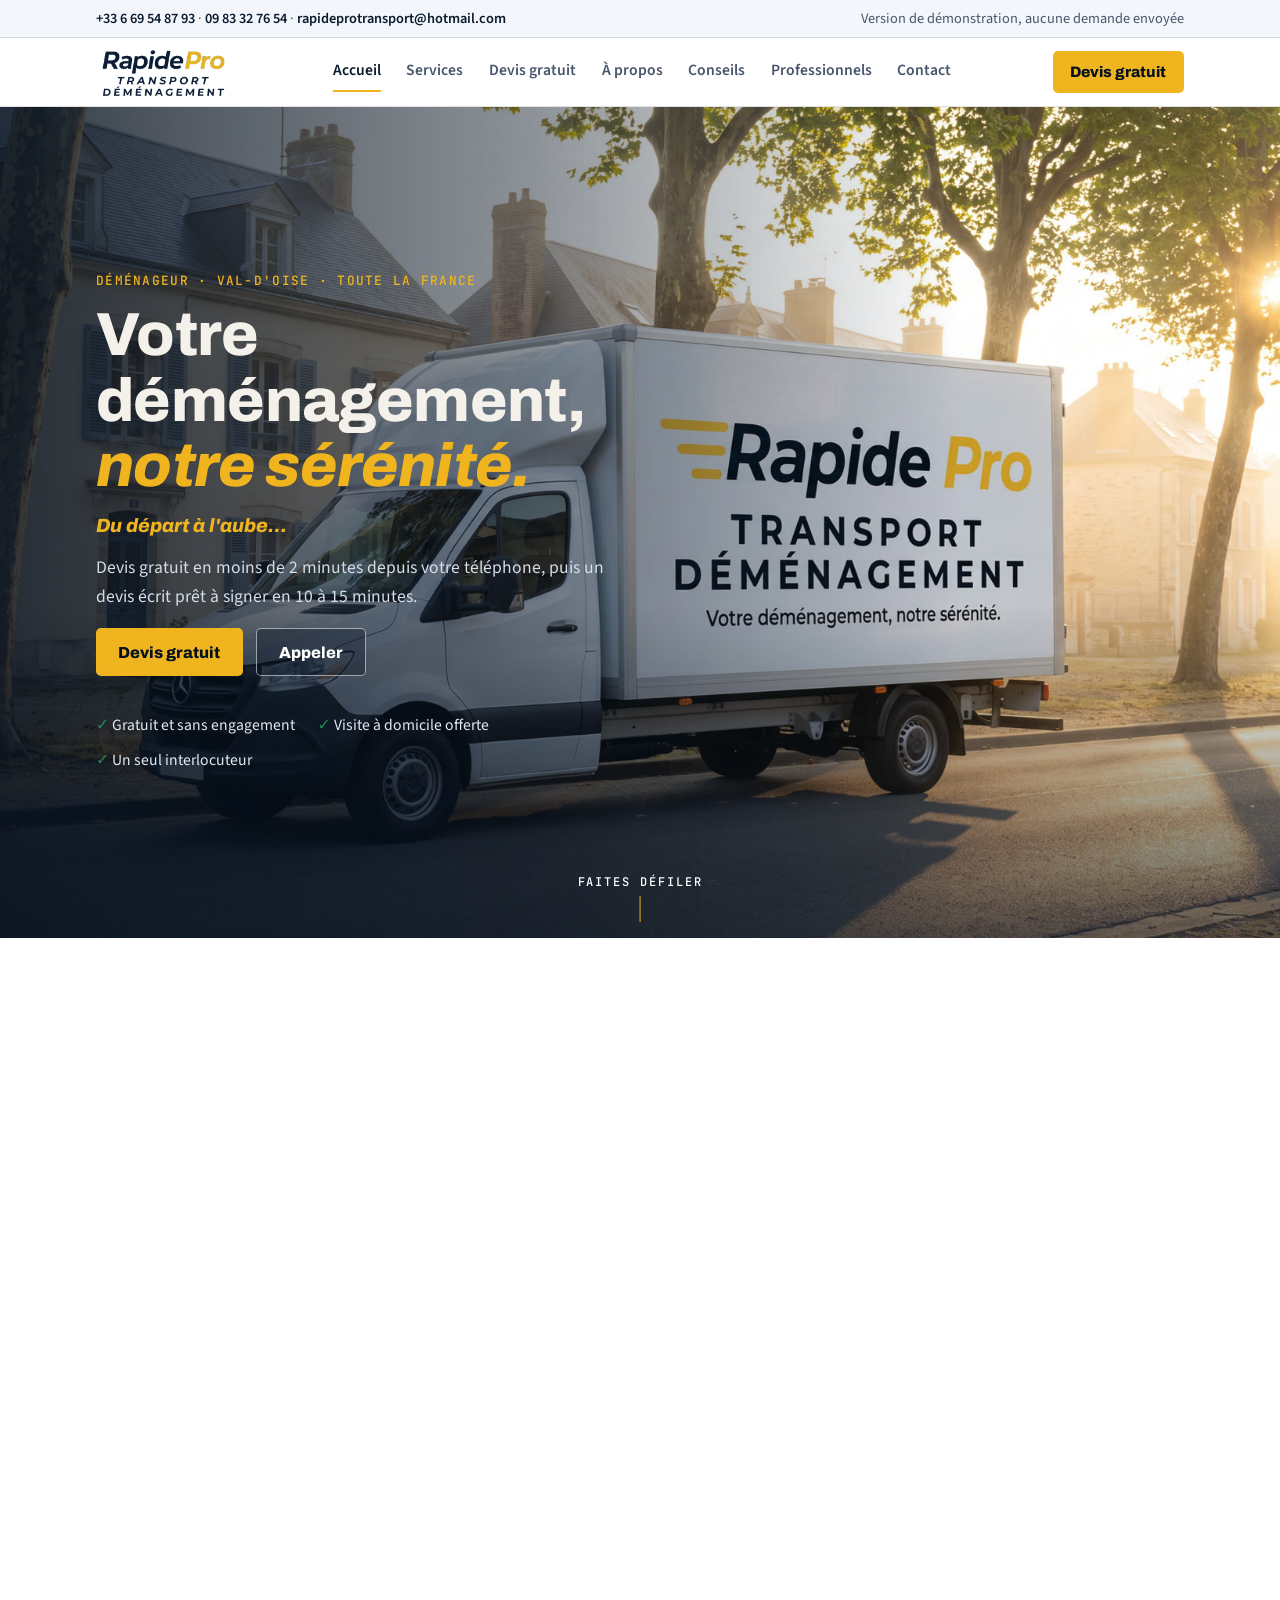
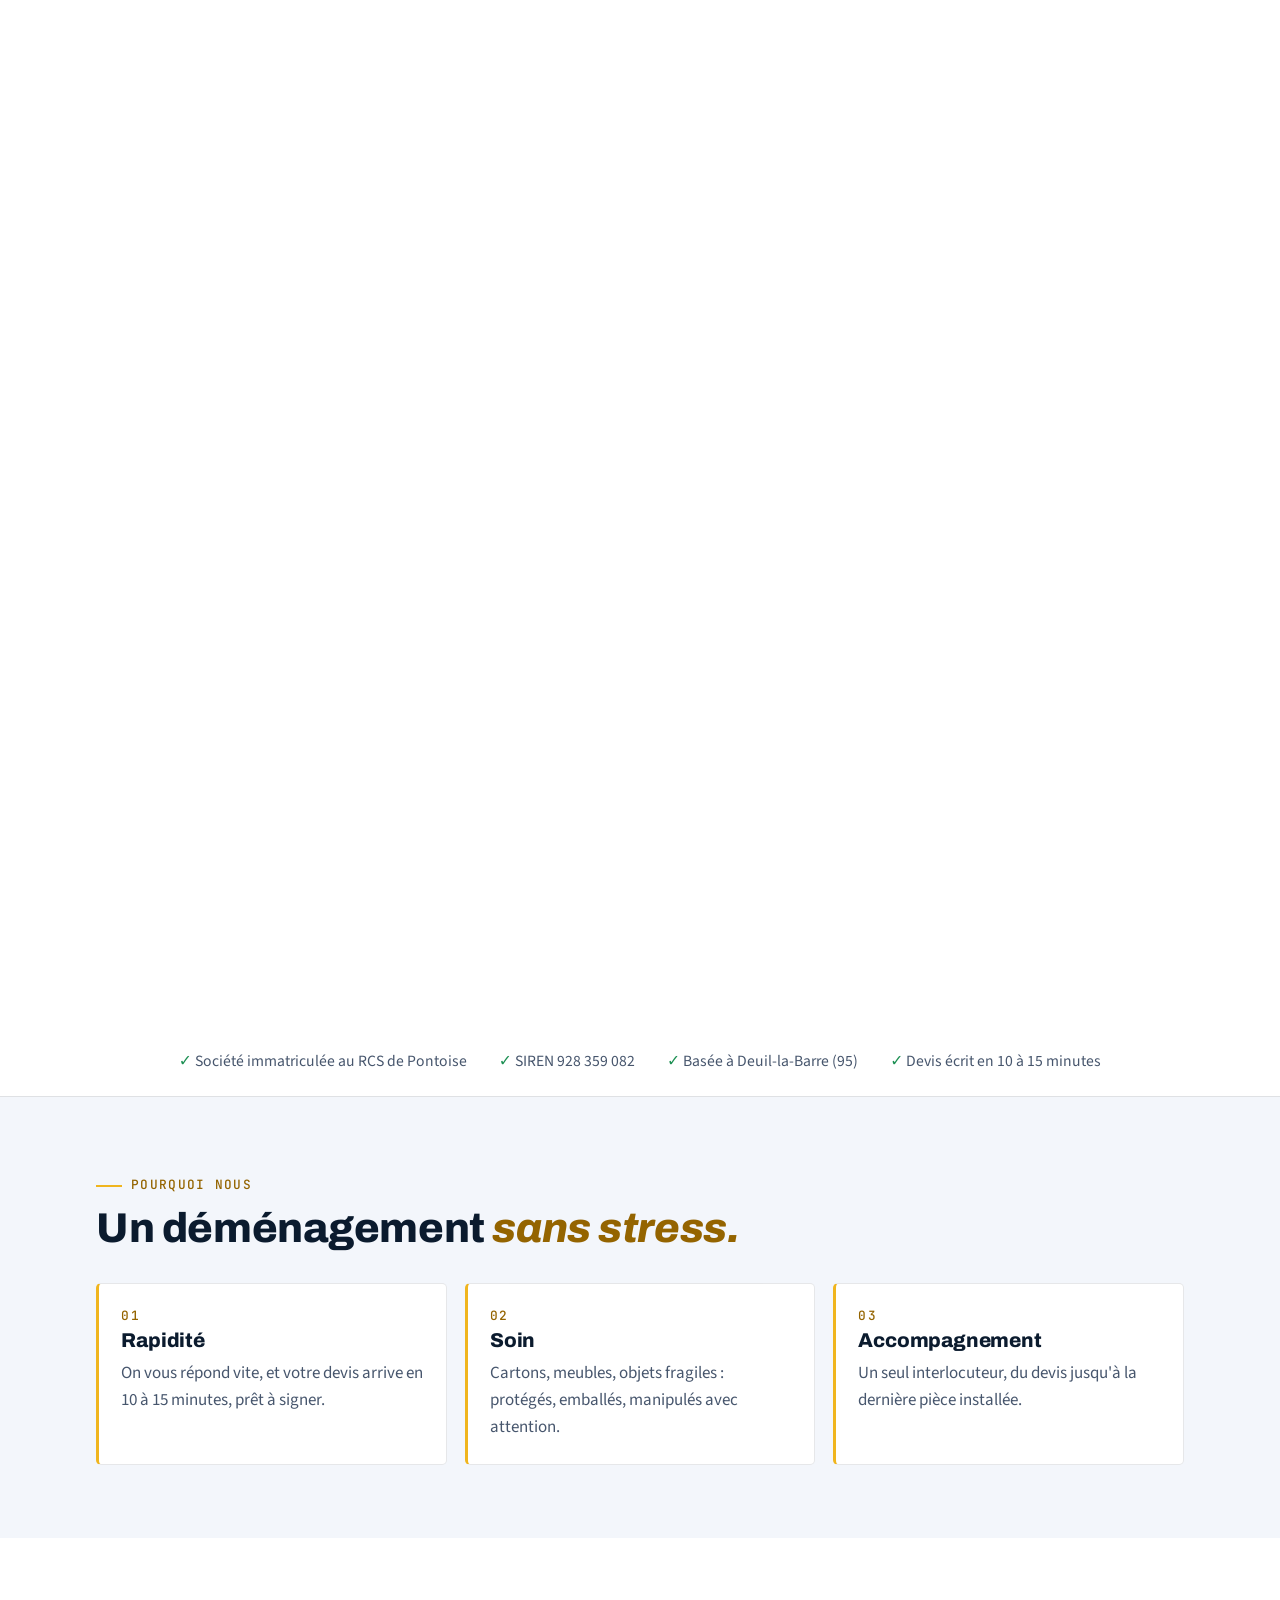
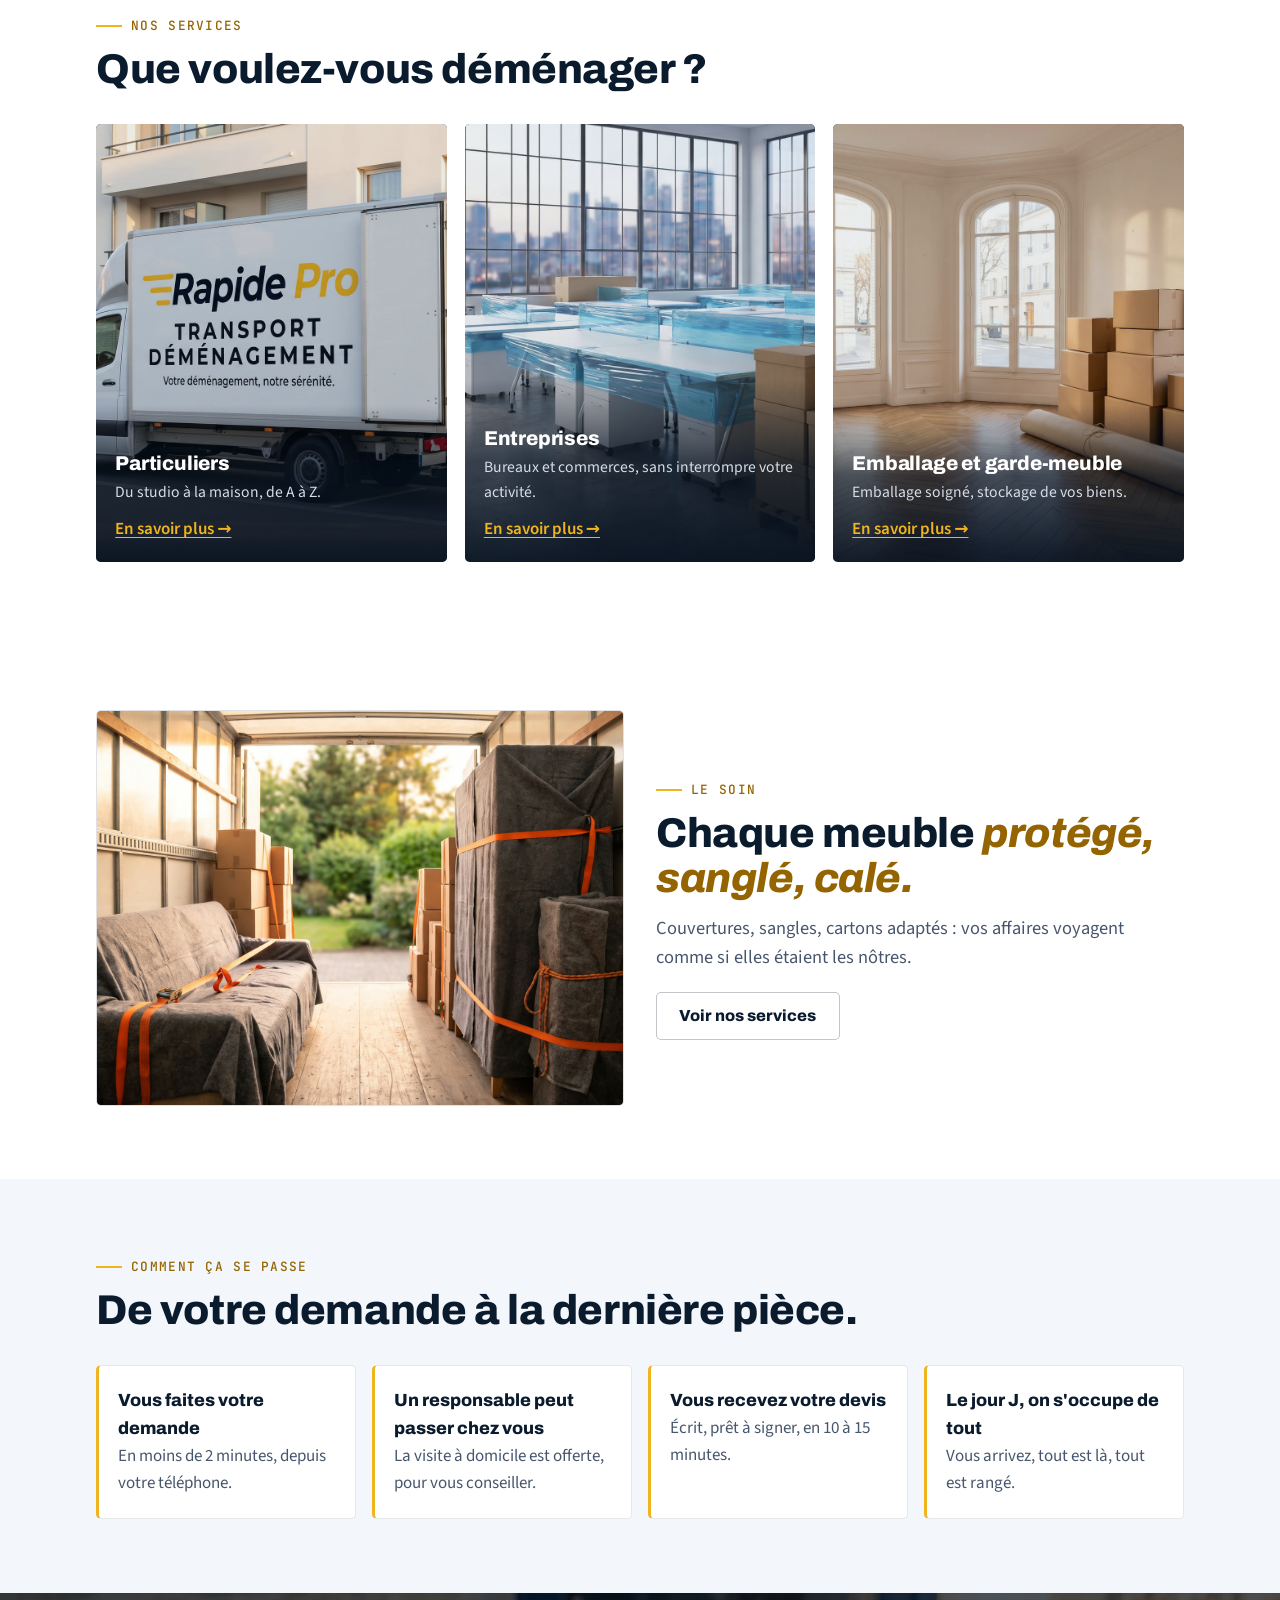
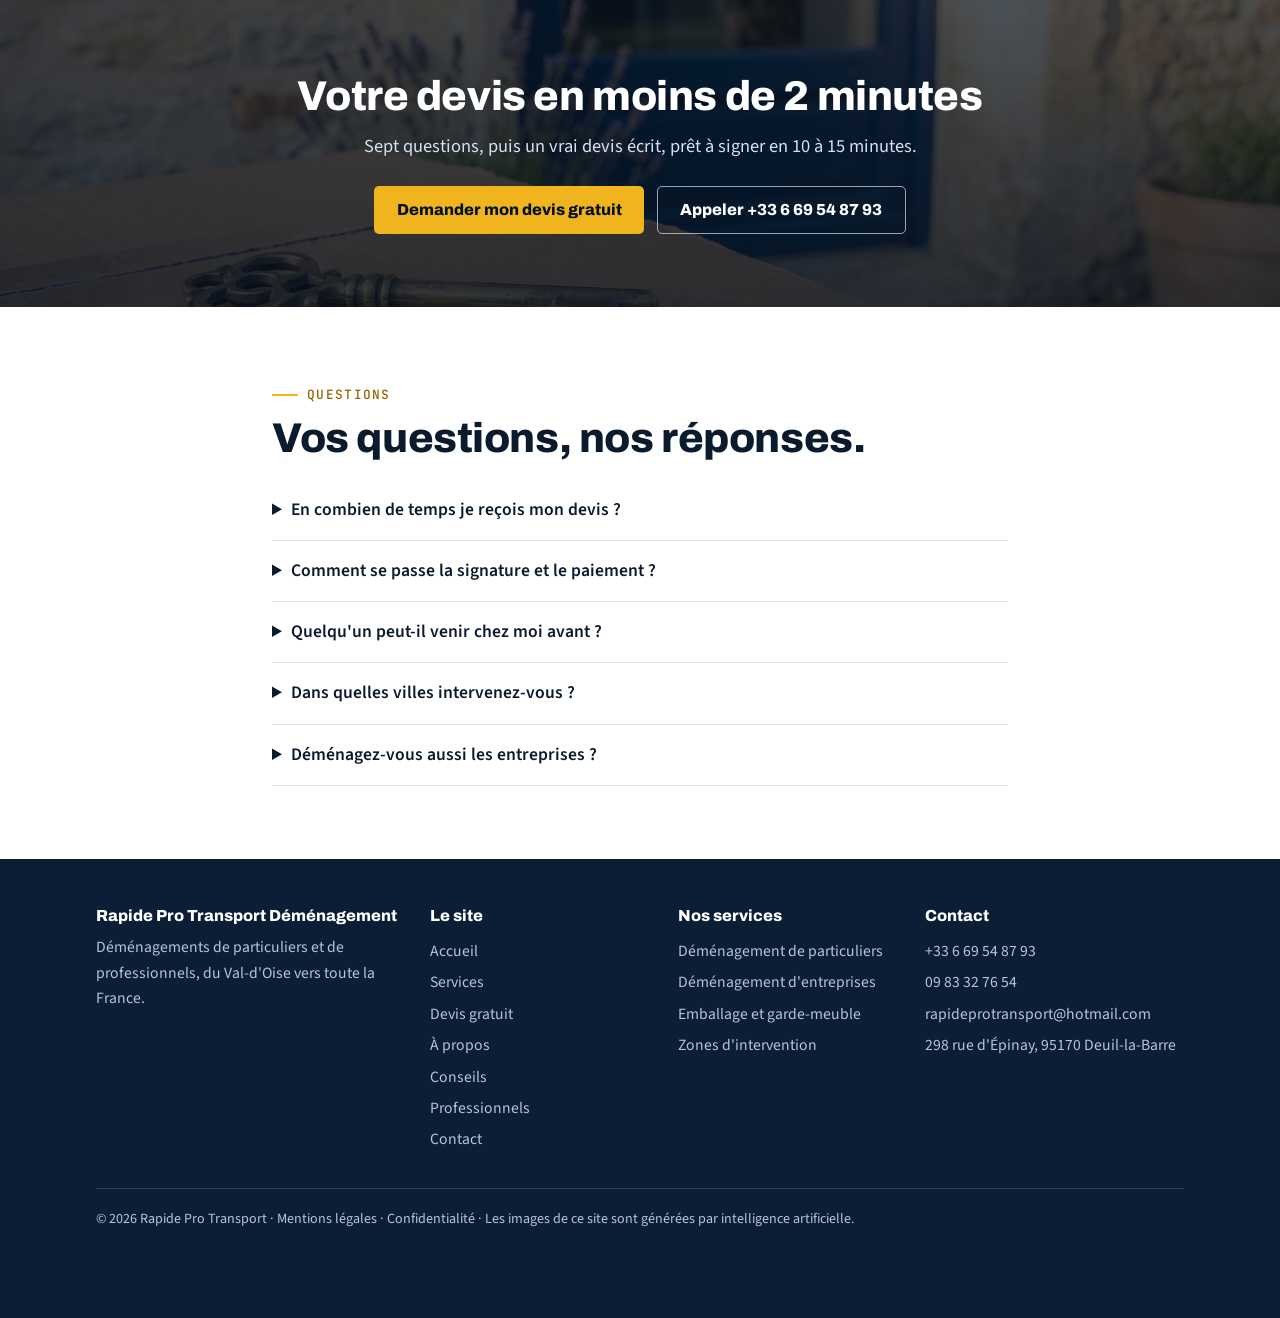
<file: index.html>
<!doctype html>
<html lang="fr">
<head>
<meta charset="utf-8">
<meta name="viewport" content="width=device-width,initial-scale=1,viewport-fit=cover">
<title>Déménageur Val-d'Oise et Île-de-France | Devis gratuit | Rapide Pro Transport</title>
<meta name="description" content="Déménageur à Deuil-la-Barre (95), en Île-de-France et partout en France. Devis gratuit en moins de 2 minutes, devis écrit à signer en 10 à 15 minutes. Rapide Pro Transport Déménagement.">
<meta name="theme-color" content="#06111F">
<meta name="robots" content="noindex, nofollow">
<link rel="canonical" href="https://tmohammedshaik.github.io/rapide-pro-demo-site/">
<link rel="icon" href="assets/img/icone.png">
<meta property="og:title" content="Déménageur Val-d'Oise et Île-de-France | Devis gratuit | Rapide Pro Transport">
<meta property="og:description" content="Déménageur à Deuil-la-Barre (95), en Île-de-France et partout en France. Devis gratuit en moins de 2 minutes, devis écrit à signer en 10 à 15 minutes. Rapide Pro Transport Déménagement.">
<meta property="og:type" content="website">
<meta property="og:locale" content="fr_FR">
<meta property="og:url" content="https://tmohammedshaik.github.io/rapide-pro-demo-site/">
<meta property="og:image" content="https://tmohammedshaik.github.io/rapide-pro-demo-site/assets/img/arrivee.jpg">
<link rel="preload" href="assets/fonts/archivo-latin-800-italic.woff2" as="font" type="font/woff2" crossorigin>
<script>try{if(!matchMedia("(prefers-reduced-motion: reduce)").matches)document.documentElement.classList.add("js")}catch(e){}</script>
<link rel="stylesheet" href="assets/site.css?v=mvwltrag">
<script type="application/ld+json">{"@context":"https://schema.org","@type":"MovingCompany","name":"Rapide Pro Transport Déménagement","url":"https://tmohammedshaik.github.io/rapide-pro-demo-site/","telephone":["+33 6 69 54 87 93","09 83 32 76 54"],"vatID":"FR66928359082","taxID":"928 359 082","foundingDate":"2024-04-24","email":"rapideprotransport@hotmail.com","image":"https://tmohammedshaik.github.io/rapide-pro-demo-site/assets/img/arrivee.jpg","address":{"@type":"PostalAddress","streetAddress":"298 rue d'Épinay","postalCode":"95170","addressLocality":"Deuil-la-Barre","addressCountry":"FR"},"areaServed":["Île-de-France","France"],"slogan":"Votre déménagement, notre sérénité"}</script><script type="application/ld+json">{"@context":"https://schema.org","@type":"FAQPage","mainEntity":[{"@type":"Question","name":"En combien de temps je reçois mon devis ?","acceptedAnswer":{"@type":"Answer","text":"Une fois votre demande envoyée, comptez 10 à 15 minutes : on calcule, puis on vous envoie un devis écrit, prêt à signer."}},{"@type":"Question","name":"Comment se passe la signature et le paiement ?","acceptedAnswer":{"@type":"Answer","text":"Votre devis est écrit, accompagné des conditions générales. Les conditions de paiement y figurent noir sur blanc : vous les lisez avant de signer."}},{"@type":"Question","name":"Quelqu'un peut-il venir chez moi avant ?","acceptedAnswer":{"@type":"Answer","text":"Oui. La visite à domicile est offerte : un responsable vient, voit vos affaires et vous conseille."}},{"@type":"Question","name":"Dans quelles villes intervenez-vous ?","acceptedAnswer":{"@type":"Answer","text":"Nous sommes basés à Deuil-la-Barre, dans le Val-d'Oise (95). Nous intervenons en Île-de-France et partout en France."}},{"@type":"Question","name":"Déménagez-vous aussi les entreprises ?","acceptedAnswer":{"@type":"Answer","text":"Oui : bureaux, commerces, transferts de salariés. Voir la page Professionnels."}}]}</script>
</head>
<body data-demo>
<a class="skip" href="#main">Aller au contenu</a>
<div class="bar-top"><div class="wrap"><span><a href="tel:+33669548793">+33 6 69 54 87 93</a> · <a href="tel:+33983327654" class="tel2">09 83 32 76 54</a><span class="mail"> · <a href="mailto:rapideprotransport@hotmail.com">rapideprotransport@hotmail.com</a></span></span><span class="zone">Version de démonstration, aucune demande envoyée</span></div></div>
<header class="top"><div class="wrap">
  <a class="logo" href="./" aria-label="Rapide Pro Transport Déménagement, accueil"><img src="assets/img/logo-clair.png" width="135" height="51" alt="Rapide Pro Transport Déménagement"></a>
  <button class="burger" aria-expanded="false" aria-controls="nav">Menu</button>
  <nav class="main" id="nav" aria-label="Navigation principale"><a href="./" aria-current="page">Accueil</a><a href="services.html">Services</a><a href="devis.html">Devis gratuit</a><a href="a-propos.html">À propos</a><a href="conseils.html">Conseils</a><a href="collaborer.html">Professionnels</a><a href="contact.html">Contact</a></nav>
  <a class="btn sm" href="devis.html">Devis gratuit</a>
</div></header>
<main id="main">

<section class="intro" id="intro">
  <div class="intro-stage">
    <picture class="scene on"><source media="(max-aspect-ratio: 1/1)" srcset="assets/img/hero-p.jpg"><img src="assets/img/hero.jpg" alt="Camion Rapide Pro garé devant une maison au lever du soleil" fetchpriority="high" width="1920" height="1072"></picture><picture class="scene"><source media="(max-aspect-ratio: 1/1)" srcset="assets/img/route-p.jpg"><img src="assets/img/route.jpg" alt="Camion Rapide Pro sur une route de montagne" loading="lazy" width="1920" height="1072"></picture><picture class="scene"><source media="(max-aspect-ratio: 1/1)" srcset="assets/img/arrivee-p.jpg"><img src="assets/img/arrivee.jpg" alt="Camion Rapide Pro arrivé devant une maison neuve" loading="lazy" width="1920" height="1072"></picture>
    <div class="shade" aria-hidden="true"></div>
    <div class="intro-copy wrap">
      <span class="borne">Déménageur · Val-d'Oise · Toute la France</span>
      <h1>Votre déménagement, <em>notre sérénité.</em></h1>
      <p class="cap" aria-hidden="true"><span class="c on">Du départ à l'aube…</span><span class="c">…par toutes les routes de France…</span><span class="c">…jusqu'à la clé dans votre main.</span></p>
      <p class="lead">Devis gratuit en moins de 2 minutes depuis votre téléphone, puis un devis écrit prêt à signer en 10 à 15 minutes.</p>
      <div class="cta-row"><a class="btn" href="devis.html">Devis gratuit</a><a class="btn ghost" href="tel:+33669548793" aria-label="Appeler le +33 6 69 54 87 93">Appeler</a></div>
      <ul class="ticks"><li>Gratuit et sans engagement</li><li>Visite à domicile offerte</li><li>Un seul interlocuteur</li></ul>
    </div>
    <div class="cue" aria-hidden="true">Faites défiler</div>
  </div>
</section>

<section style="padding:1.4rem 0;background:#fff;border-bottom:1px solid var(--line)"><div class="wrap"><ul class="ticks" style="margin:0;justify-content:center;gap:.5rem 2rem"><li>Société immatriculée au RCS de Pontoise</li><li>SIREN 928 359 082</li><li>Basée à Deuil-la-Barre (95)</li><li>Devis écrit en 10 à 15 minutes</li></ul></div></section>

<section class="alt"><div class="wrap">
  <span class="borne">Pourquoi nous</span>
  <h2>Un déménagement <em>sans stress.</em></h2>
  <div class="cards">
    <div class="card"><span class="borne">01</span><h3>Rapidité</h3><p>On vous répond vite, et votre devis arrive en 10 à 15 minutes, prêt à signer.</p></div>
    <div class="card"><span class="borne">02</span><h3>Soin</h3><p>Cartons, meubles, objets fragiles : protégés, emballés, manipulés avec attention.</p></div>
    <div class="card"><span class="borne">03</span><h3>Accompagnement</h3><p>Un seul interlocuteur, du devis jusqu'à la dernière pièce installée.</p></div>
  </div>
</div></section>

<section><div class="wrap">
  <span class="borne">Nos services</span>
  <h2>Que voulez-vous déménager ?</h2>
  <div class="svc">
    <a href="services.html#particuliers"><img src="assets/img/depart.jpg" width="1920" height="1072" loading="lazy" alt="Camion Rapide Pro chargé de cartons devant un immeuble"><div><h3>Particuliers</h3><p>Du studio à la maison, de A à Z.</p><span class="more">En savoir plus →</span></div></a>
    <a href="services.html#professionnels"><img src="assets/img/bureaux.jpg" width="1920" height="1072" loading="lazy" alt="Bureaux vidés, mobilier protégé et cartons d'archives rangés"><div><h3>Entreprises</h3><p>Bureaux et commerces, sans interrompre votre activité.</p><span class="more">En savoir plus →</span></div></a>
    <a href="services.html#complementaires"><img src="assets/img/cartons.jpg" width="1920" height="1072" loading="lazy" alt="Salon vide avec cartons de déménagement bien rangés"><div><h3>Emballage et garde-meuble</h3><p>Emballage soigné, stockage de vos biens.</p><span class="more">En savoir plus →</span></div></a>
  </div>
</div></section>

<section><div class="wrap"><div class="split" style="padding:0"><img src="assets/img/chargement.jpg" width="1920" height="1072" loading="lazy" alt="Intérieur du camion : meubles protégés et sanglés"><div><span class="borne">Le soin</span><h2>Chaque meuble <em>protégé, sanglé, calé.</em></h2><p class="lead">Couvertures, sangles, cartons adaptés : vos affaires voyagent comme si elles étaient les nôtres.</p><p style="margin-top:1.2rem"><a class="btn ghost" href="services.html">Voir nos services</a></p></div></div></div></section>

<section class="alt"><div class="wrap">
  <span class="borne">Comment ça se passe</span>
  <h2>De votre demande à la dernière pièce.</h2>
  <ol class="steps">
    <li><strong>Vous faites votre demande</strong><span>En moins de 2 minutes, depuis votre téléphone.</span></li>
    <li><strong>Un responsable peut passer chez vous</strong><span>La visite à domicile est offerte, pour vous conseiller.</span></li>
    <li><strong>Vous recevez votre devis</strong><span>Écrit, prêt à signer, en 10 à 15 minutes.</span></li>
    <li><strong>Le jour J, on s'occupe de tout</strong><span>Vous arrivez, tout est là, tout est rangé.</span></li>
  </ol>
</div></section>

<section class="band-cta" style="background-image:linear-gradient(rgba(6,17,31,.72),rgba(6,17,31,.82)),url(assets/img/cle.jpg);background-size:cover;background-position:center"><div class="wrap"><h2>Votre devis en moins de 2 minutes</h2><p class="lead">Sept questions, puis un vrai devis écrit, prêt à signer en 10 à 15 minutes.</p><div class="cta-row" style="justify-content:center"><a class="btn" href="devis.html">Demander mon devis gratuit</a><a class="btn ghost" href="tel:+33669548793">Appeler +33 6 69 54 87 93</a></div></div></section>

<section><div class="wrap narrow">
  <span class="borne">Questions</span>
  <h2>Vos questions, nos réponses.</h2>
  <div style="margin-top:1.2rem"><details><summary>En combien de temps je reçois mon devis ?</summary><p>Une fois votre demande envoyée, comptez 10 à 15 minutes : on calcule, puis on vous envoie un devis écrit, prêt à signer.</p></details><details><summary>Comment se passe la signature et le paiement ?</summary><p>Votre devis est écrit, accompagné des conditions générales. Les conditions de paiement y figurent noir sur blanc : vous les lisez avant de signer.</p></details><details><summary>Quelqu'un peut-il venir chez moi avant ?</summary><p>Oui. La visite à domicile est offerte : un responsable vient, voit vos affaires et vous conseille.</p></details><details><summary>Dans quelles villes intervenez-vous ?</summary><p>Nous sommes basés à Deuil-la-Barre, dans le Val-d'Oise (95). Nous intervenons en Île-de-France et partout en France.</p></details><details><summary>Déménagez-vous aussi les entreprises ?</summary><p>Oui : bureaux, commerces, transferts de salariés. Voir la page <a href="collaborer.html">Professionnels</a>.</p></details></div>
</div></section>
</main>
<footer><div class="wrap">
  <div class="grid">
    <div><h4>Rapide Pro Transport Déménagement</h4><p>Déménagements de particuliers et de professionnels, du Val-d'Oise vers toute la France.</p></div>
    <div><h4>Le site</h4><ul><li><a href="./">Accueil</a></li><li><a href="services.html">Services</a></li><li><a href="devis.html">Devis gratuit</a></li><li><a href="a-propos.html">À propos</a></li><li><a href="conseils.html">Conseils</a></li><li><a href="collaborer.html">Professionnels</a></li><li><a href="contact.html">Contact</a></li></ul></div>
    <div><h4>Nos services</h4><ul><li><a href="services.html#particuliers">Déménagement de particuliers</a></li><li><a href="services.html#professionnels">Déménagement d'entreprises</a></li><li><a href="services.html#complementaires">Emballage et garde-meuble</a></li><li><a href="zones.html">Zones d'intervention</a></li></ul></div>
    <div><h4>Contact</h4><ul><li><a href="tel:+33669548793">+33 6 69 54 87 93</a></li><li><a href="tel:+33983327654">09 83 32 76 54</a></li><li><a href="mailto:rapideprotransport@hotmail.com">rapideprotransport@hotmail.com</a></li><li>298 rue d'Épinay, 95170 Deuil-la-Barre</li></ul></div>
  </div>
  <p class="legal">© 2026 Rapide Pro Transport · <a href="mentions-legales.html">Mentions légales</a> · <a href="confidentialite.html">Confidentialité</a> · Les images de ce site sont générées par intelligence artificielle.</p>
</div></footer>
<div class="sticky" id="sticky"><a class="btn" href="devis.html">Devis gratuit</a><a class="btn ghost" style="background:#fff" href="tel:+33669548793" aria-label="Appeler">Appeler</a></div>
<script src="assets/site.js?v=mvwltrag" defer></script>
</body>
</html>
</file>
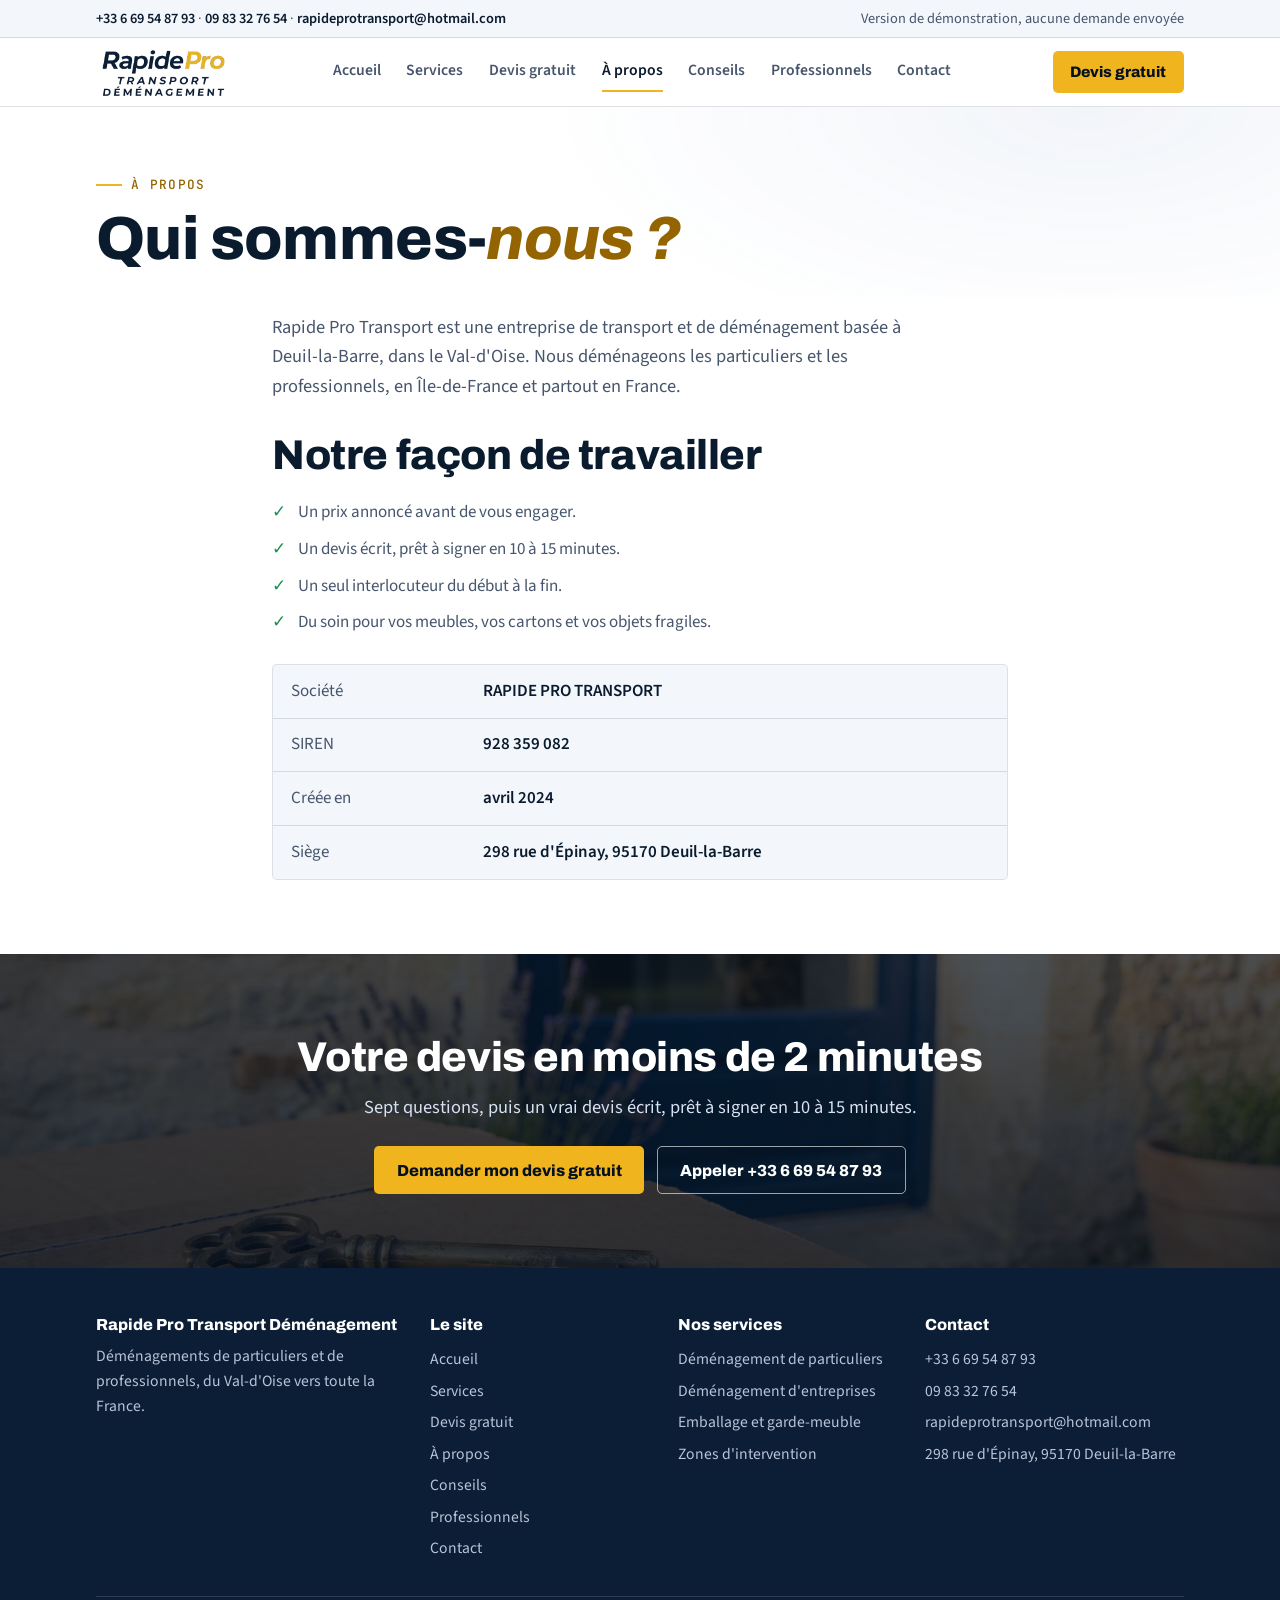
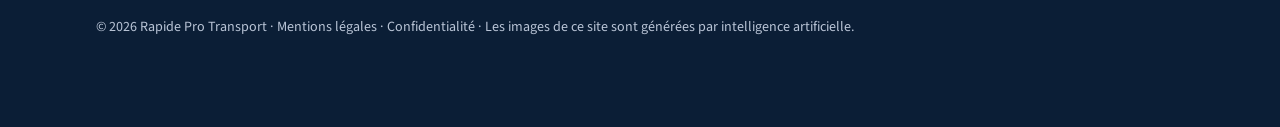
<file: a-propos.html>
<!doctype html>
<html lang="fr">
<head>
<meta charset="utf-8">
<meta name="viewport" content="width=device-width,initial-scale=1,viewport-fit=cover">
<title>À propos de Rapide Pro Transport, déménageur à Deuil-la-Barre (95)</title>
<meta name="description" content="Rapide Pro Transport Déménagement, entreprise de déménagement basée à Deuil-la-Barre, Val-d'Oise. Qui nous sommes et comment nous travaillons.">
<meta name="theme-color" content="#06111F">
<meta name="robots" content="noindex, nofollow">
<link rel="canonical" href="https://tmohammedshaik.github.io/rapide-pro-demo-site/a-propos.html">
<link rel="icon" href="assets/img/icone.png">
<meta property="og:title" content="À propos de Rapide Pro Transport, déménageur à Deuil-la-Barre (95)">
<meta property="og:description" content="Rapide Pro Transport Déménagement, entreprise de déménagement basée à Deuil-la-Barre, Val-d'Oise. Qui nous sommes et comment nous travaillons.">
<meta property="og:type" content="website">
<meta property="og:locale" content="fr_FR">
<meta property="og:url" content="https://tmohammedshaik.github.io/rapide-pro-demo-site/a-propos.html">
<meta property="og:image" content="https://tmohammedshaik.github.io/rapide-pro-demo-site/assets/img/depart.jpg">
<link rel="preload" href="assets/fonts/archivo-latin-800-italic.woff2" as="font" type="font/woff2" crossorigin>
<script>try{if(!matchMedia("(prefers-reduced-motion: reduce)").matches)document.documentElement.classList.add("js")}catch(e){}</script>
<link rel="stylesheet" href="assets/site.css?v=mvwltrag">

</head>
<body data-demo>
<a class="skip" href="#main">Aller au contenu</a>
<div class="bar-top"><div class="wrap"><span><a href="tel:+33669548793">+33 6 69 54 87 93</a> · <a href="tel:+33983327654" class="tel2">09 83 32 76 54</a><span class="mail"> · <a href="mailto:rapideprotransport@hotmail.com">rapideprotransport@hotmail.com</a></span></span><span class="zone">Version de démonstration, aucune demande envoyée</span></div></div>
<header class="top"><div class="wrap">
  <a class="logo" href="./" aria-label="Rapide Pro Transport Déménagement, accueil"><img src="assets/img/logo-clair.png" width="135" height="51" alt="Rapide Pro Transport Déménagement"></a>
  <button class="burger" aria-expanded="false" aria-controls="nav">Menu</button>
  <nav class="main" id="nav" aria-label="Navigation principale"><a href="./">Accueil</a><a href="services.html">Services</a><a href="devis.html">Devis gratuit</a><a href="a-propos.html" aria-current="page">À propos</a><a href="conseils.html">Conseils</a><a href="collaborer.html">Professionnels</a><a href="contact.html">Contact</a></nav>
  <a class="btn sm" href="devis.html">Devis gratuit</a>
</div></header>
<main id="main">

<section class="pagehead"><div class="wrap"><span class="borne">À propos</span><h1 style="margin-top:.6rem">Qui sommes-<em>nous ?</em></h1></div></section>
<section style="padding-top:1rem"><div class="wrap narrow">
  <p class="lead">Rapide Pro Transport est une entreprise de transport et de déménagement basée à Deuil-la-Barre, dans le Val-d'Oise. Nous déménageons les particuliers et les professionnels, en Île-de-France et partout en France.</p>
  <h2 style="margin-top:2rem">Notre façon de travailler</h2>
  <ul class="list"><li>Un prix annoncé avant de vous engager.</li><li>Un devis écrit, prêt à signer en 10 à 15 minutes.</li><li>Un seul interlocuteur du début à la fin.</li><li>Du soin pour vos meubles, vos cartons et vos objets fragiles.</li></ul>
  <dl class="facts"><div><dt>Société</dt><dd>RAPIDE PRO TRANSPORT</dd></div><div><dt>SIREN</dt><dd>928 359 082</dd></div><div><dt>Créée en</dt><dd>avril 2024</dd></div><div><dt>Siège</dt><dd>298 rue d'Épinay, 95170 Deuil-la-Barre</dd></div></dl>
</div></section>
<section class="band-cta" style="background-image:linear-gradient(rgba(6,17,31,.72),rgba(6,17,31,.82)),url(assets/img/cle.jpg);background-size:cover;background-position:center"><div class="wrap"><h2>Votre devis en moins de 2 minutes</h2><p class="lead">Sept questions, puis un vrai devis écrit, prêt à signer en 10 à 15 minutes.</p><div class="cta-row" style="justify-content:center"><a class="btn" href="devis.html">Demander mon devis gratuit</a><a class="btn ghost" href="tel:+33669548793">Appeler +33 6 69 54 87 93</a></div></div></section>
</main>
<footer><div class="wrap">
  <div class="grid">
    <div><h4>Rapide Pro Transport Déménagement</h4><p>Déménagements de particuliers et de professionnels, du Val-d'Oise vers toute la France.</p></div>
    <div><h4>Le site</h4><ul><li><a href="./">Accueil</a></li><li><a href="services.html">Services</a></li><li><a href="devis.html">Devis gratuit</a></li><li><a href="a-propos.html">À propos</a></li><li><a href="conseils.html">Conseils</a></li><li><a href="collaborer.html">Professionnels</a></li><li><a href="contact.html">Contact</a></li></ul></div>
    <div><h4>Nos services</h4><ul><li><a href="services.html#particuliers">Déménagement de particuliers</a></li><li><a href="services.html#professionnels">Déménagement d'entreprises</a></li><li><a href="services.html#complementaires">Emballage et garde-meuble</a></li><li><a href="zones.html">Zones d'intervention</a></li></ul></div>
    <div><h4>Contact</h4><ul><li><a href="tel:+33669548793">+33 6 69 54 87 93</a></li><li><a href="tel:+33983327654">09 83 32 76 54</a></li><li><a href="mailto:rapideprotransport@hotmail.com">rapideprotransport@hotmail.com</a></li><li>298 rue d'Épinay, 95170 Deuil-la-Barre</li></ul></div>
  </div>
  <p class="legal">© 2026 Rapide Pro Transport · <a href="mentions-legales.html">Mentions légales</a> · <a href="confidentialite.html">Confidentialité</a> · Les images de ce site sont générées par intelligence artificielle.</p>
</div></footer>
<div class="sticky" id="sticky"><a class="btn" href="devis.html">Devis gratuit</a><a class="btn ghost" style="background:#fff" href="tel:+33669548793" aria-label="Appeler">Appeler</a></div>
<script src="assets/site.js?v=mvwltrag" defer></script>
</body>
</html>
</file>
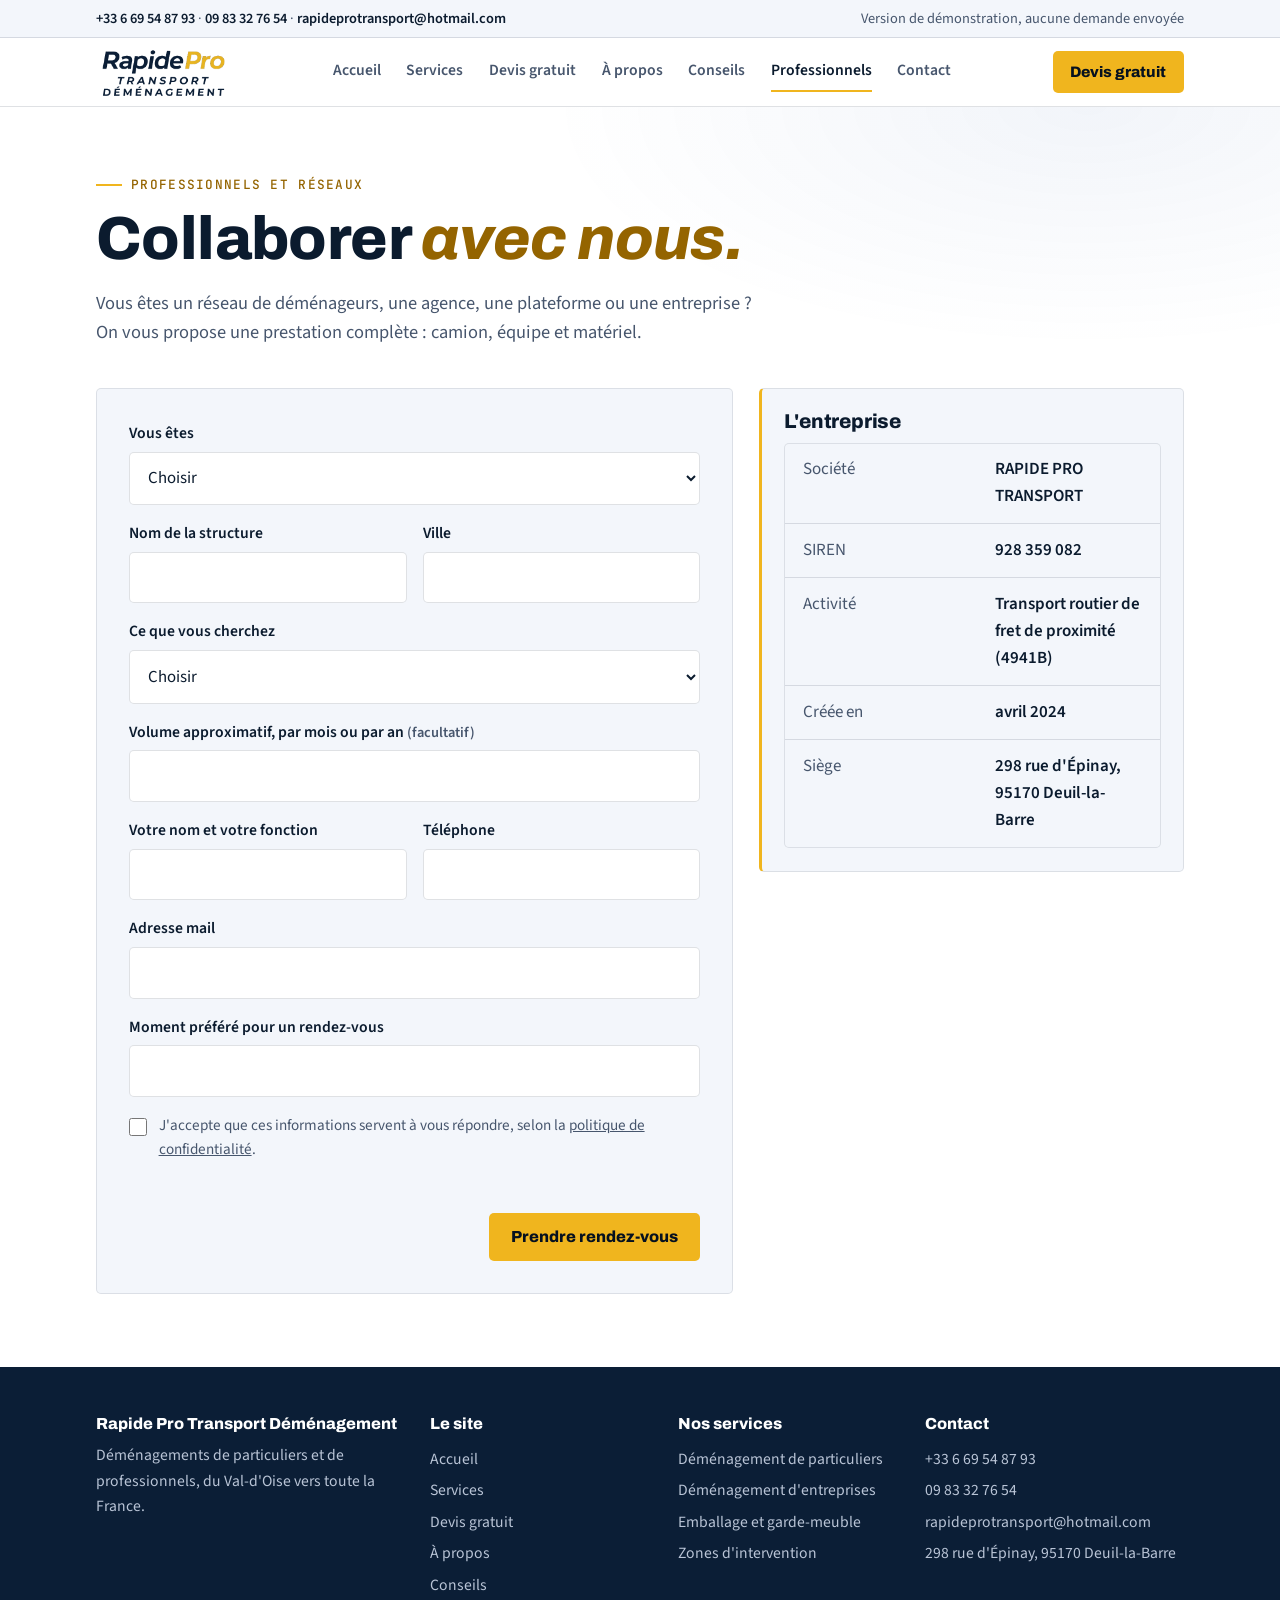
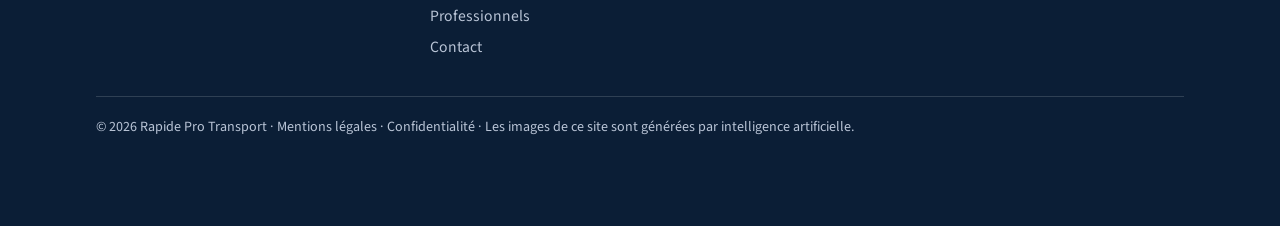
<file: collaborer.html>
<!doctype html>
<html lang="fr">
<head>
<meta charset="utf-8">
<meta name="viewport" content="width=device-width,initial-scale=1,viewport-fit=cover">
<title>Sous-traitance déménagement : réseaux, agences, entreprises | Rapide Pro Transport</title>
<meta name="description" content="Réseaux de déménageurs, agences, plateformes et entreprises : confiez-nous vos chantiers. Camion, équipe et matériel. Rapide Pro Transport, Deuil-la-Barre (95).">
<meta name="theme-color" content="#06111F">
<meta name="robots" content="noindex, nofollow">
<link rel="canonical" href="https://tmohammedshaik.github.io/rapide-pro-demo-site/collaborer.html">
<link rel="icon" href="assets/img/icone.png">
<meta property="og:title" content="Sous-traitance déménagement : réseaux, agences, entreprises | Rapide Pro Transport">
<meta property="og:description" content="Réseaux de déménageurs, agences, plateformes et entreprises : confiez-nous vos chantiers. Camion, équipe et matériel. Rapide Pro Transport, Deuil-la-Barre (95).">
<meta property="og:type" content="website">
<meta property="og:locale" content="fr_FR">
<meta property="og:url" content="https://tmohammedshaik.github.io/rapide-pro-demo-site/collaborer.html">
<meta property="og:image" content="https://tmohammedshaik.github.io/rapide-pro-demo-site/assets/img/paris.jpg">
<link rel="preload" href="assets/fonts/archivo-latin-800-italic.woff2" as="font" type="font/woff2" crossorigin>
<script>try{if(!matchMedia("(prefers-reduced-motion: reduce)").matches)document.documentElement.classList.add("js")}catch(e){}</script>
<link rel="stylesheet" href="assets/site.css?v=mvwltrag">

</head>
<body data-demo>
<a class="skip" href="#main">Aller au contenu</a>
<div class="bar-top"><div class="wrap"><span><a href="tel:+33669548793">+33 6 69 54 87 93</a> · <a href="tel:+33983327654" class="tel2">09 83 32 76 54</a><span class="mail"> · <a href="mailto:rapideprotransport@hotmail.com">rapideprotransport@hotmail.com</a></span></span><span class="zone">Version de démonstration, aucune demande envoyée</span></div></div>
<header class="top"><div class="wrap">
  <a class="logo" href="./" aria-label="Rapide Pro Transport Déménagement, accueil"><img src="assets/img/logo-clair.png" width="135" height="51" alt="Rapide Pro Transport Déménagement"></a>
  <button class="burger" aria-expanded="false" aria-controls="nav">Menu</button>
  <nav class="main" id="nav" aria-label="Navigation principale"><a href="./">Accueil</a><a href="services.html">Services</a><a href="devis.html">Devis gratuit</a><a href="a-propos.html">À propos</a><a href="conseils.html">Conseils</a><a href="collaborer.html" aria-current="page">Professionnels</a><a href="contact.html">Contact</a></nav>
  <a class="btn sm" href="devis.html">Devis gratuit</a>
</div></header>
<main id="main">

<section class="pagehead"><div class="wrap"><span class="borne">Professionnels et réseaux</span><h1 style="margin-top:.6rem">Collaborer <em>avec nous.</em></h1><p class="lead" style="margin-top:1rem">Vous êtes un réseau de déménageurs, une agence, une plateforme ou une entreprise ? On vous propose une prestation complète : camion, équipe et matériel.</p></div></section>
<section style="padding-top:1rem"><div class="wrap devis-grid">
  <form class="formcard" id="f-collab" name="collaboration" method="POST" data-netlify="true" netlify-honeypot="bot-field" novalidate>
    <input type="hidden" name="form-name" value="collaboration">
    <p class="hp"><label>Ne pas remplir : <input name="bot-field" tabindex="-1" autocomplete="off"></label></p>
    <div class="field"><label for="c-type">Vous êtes</label><select id="c-type" name="type_structure" required><option value="">Choisir</option><option>Un réseau de déménageurs</option><option>Une agence</option><option>Une plateforme</option><option>Une entreprise</option></select></div>
    <div class="row2"><div class="field"><label for="c-nom">Nom de la structure</label><input id="c-nom" name="structure" type="text" required></div><div class="field"><label for="c-ville">Ville</label><input id="c-ville" name="ville" type="text" required></div></div>
    <div class="field"><label for="c-need">Ce que vous cherchez</label><select id="c-need" name="besoin" required><option value="">Choisir</option><option>Sous-traitance de chantiers</option><option>Transferts de bureaux</option><option>Mobilité de salariés</option><option>Autre</option></select></div>
    <div class="field"><label for="c-vol">Volume approximatif, par mois ou par an <small>(facultatif)</small></label><input id="c-vol" name="volume" type="text"></div>
    <div class="row2"><div class="field"><label for="c-contact">Votre nom et votre fonction</label><input id="c-contact" name="contact" type="text" autocomplete="name" required></div><div class="field"><label for="c-tel">Téléphone</label><input id="c-tel" name="telephone" type="tel" inputmode="tel" autocomplete="tel" required></div></div>
    <div class="field"><label for="c-mail">Adresse mail</label><input id="c-mail" name="mail" type="email" inputmode="email" autocomplete="email" required></div>
    <div class="field"><label for="c-rdv">Moment préféré pour un rendez-vous</label><input id="c-rdv" name="rendez_vous" type="text"></div>
    <label class="check"><input type="checkbox" name="consentement" value="oui" required><span>J'accepte que ces informations servent à vous répondre, selon la <a href="confidentialite.html">politique de confidentialité</a>.</span></label>
    <div class="err" id="err2" role="alert" aria-live="polite"></div>
    <div class="actions"><span></span><button type="submit" class="btn">Prendre rendez-vous</button></div>
    <div class="ok" id="ok2" role="status"><h3>Merci. Votre message est bien parti.</h3><p>On vous répond pour fixer un rendez-vous.</p></div>
  </form>
  <aside class="side"><div class="card"><h3>L'entreprise</h3><dl class="facts" style="margin-top:.6rem">
    <div><dt>Société</dt><dd>RAPIDE PRO TRANSPORT</dd></div><div><dt>SIREN</dt><dd>928 359 082</dd></div><div><dt>Activité</dt><dd>Transport routier de fret de proximité (4941B)</dd></div><div><dt>Créée en</dt><dd>avril 2024</dd></div><div><dt>Siège</dt><dd>298 rue d'Épinay, 95170 Deuil-la-Barre</dd></div></dl></div></aside>
</div></section>
</main>
<footer><div class="wrap">
  <div class="grid">
    <div><h4>Rapide Pro Transport Déménagement</h4><p>Déménagements de particuliers et de professionnels, du Val-d'Oise vers toute la France.</p></div>
    <div><h4>Le site</h4><ul><li><a href="./">Accueil</a></li><li><a href="services.html">Services</a></li><li><a href="devis.html">Devis gratuit</a></li><li><a href="a-propos.html">À propos</a></li><li><a href="conseils.html">Conseils</a></li><li><a href="collaborer.html">Professionnels</a></li><li><a href="contact.html">Contact</a></li></ul></div>
    <div><h4>Nos services</h4><ul><li><a href="services.html#particuliers">Déménagement de particuliers</a></li><li><a href="services.html#professionnels">Déménagement d'entreprises</a></li><li><a href="services.html#complementaires">Emballage et garde-meuble</a></li><li><a href="zones.html">Zones d'intervention</a></li></ul></div>
    <div><h4>Contact</h4><ul><li><a href="tel:+33669548793">+33 6 69 54 87 93</a></li><li><a href="tel:+33983327654">09 83 32 76 54</a></li><li><a href="mailto:rapideprotransport@hotmail.com">rapideprotransport@hotmail.com</a></li><li>298 rue d'Épinay, 95170 Deuil-la-Barre</li></ul></div>
  </div>
  <p class="legal">© 2026 Rapide Pro Transport · <a href="mentions-legales.html">Mentions légales</a> · <a href="confidentialite.html">Confidentialité</a> · Les images de ce site sont générées par intelligence artificielle.</p>
</div></footer>
<div class="sticky" id="sticky"><a class="btn" href="devis.html">Devis gratuit</a><a class="btn ghost" style="background:#fff" href="tel:+33669548793" aria-label="Appeler">Appeler</a></div>
<script src="assets/site.js?v=mvwltrag" defer></script>
</body>
</html>
</file>
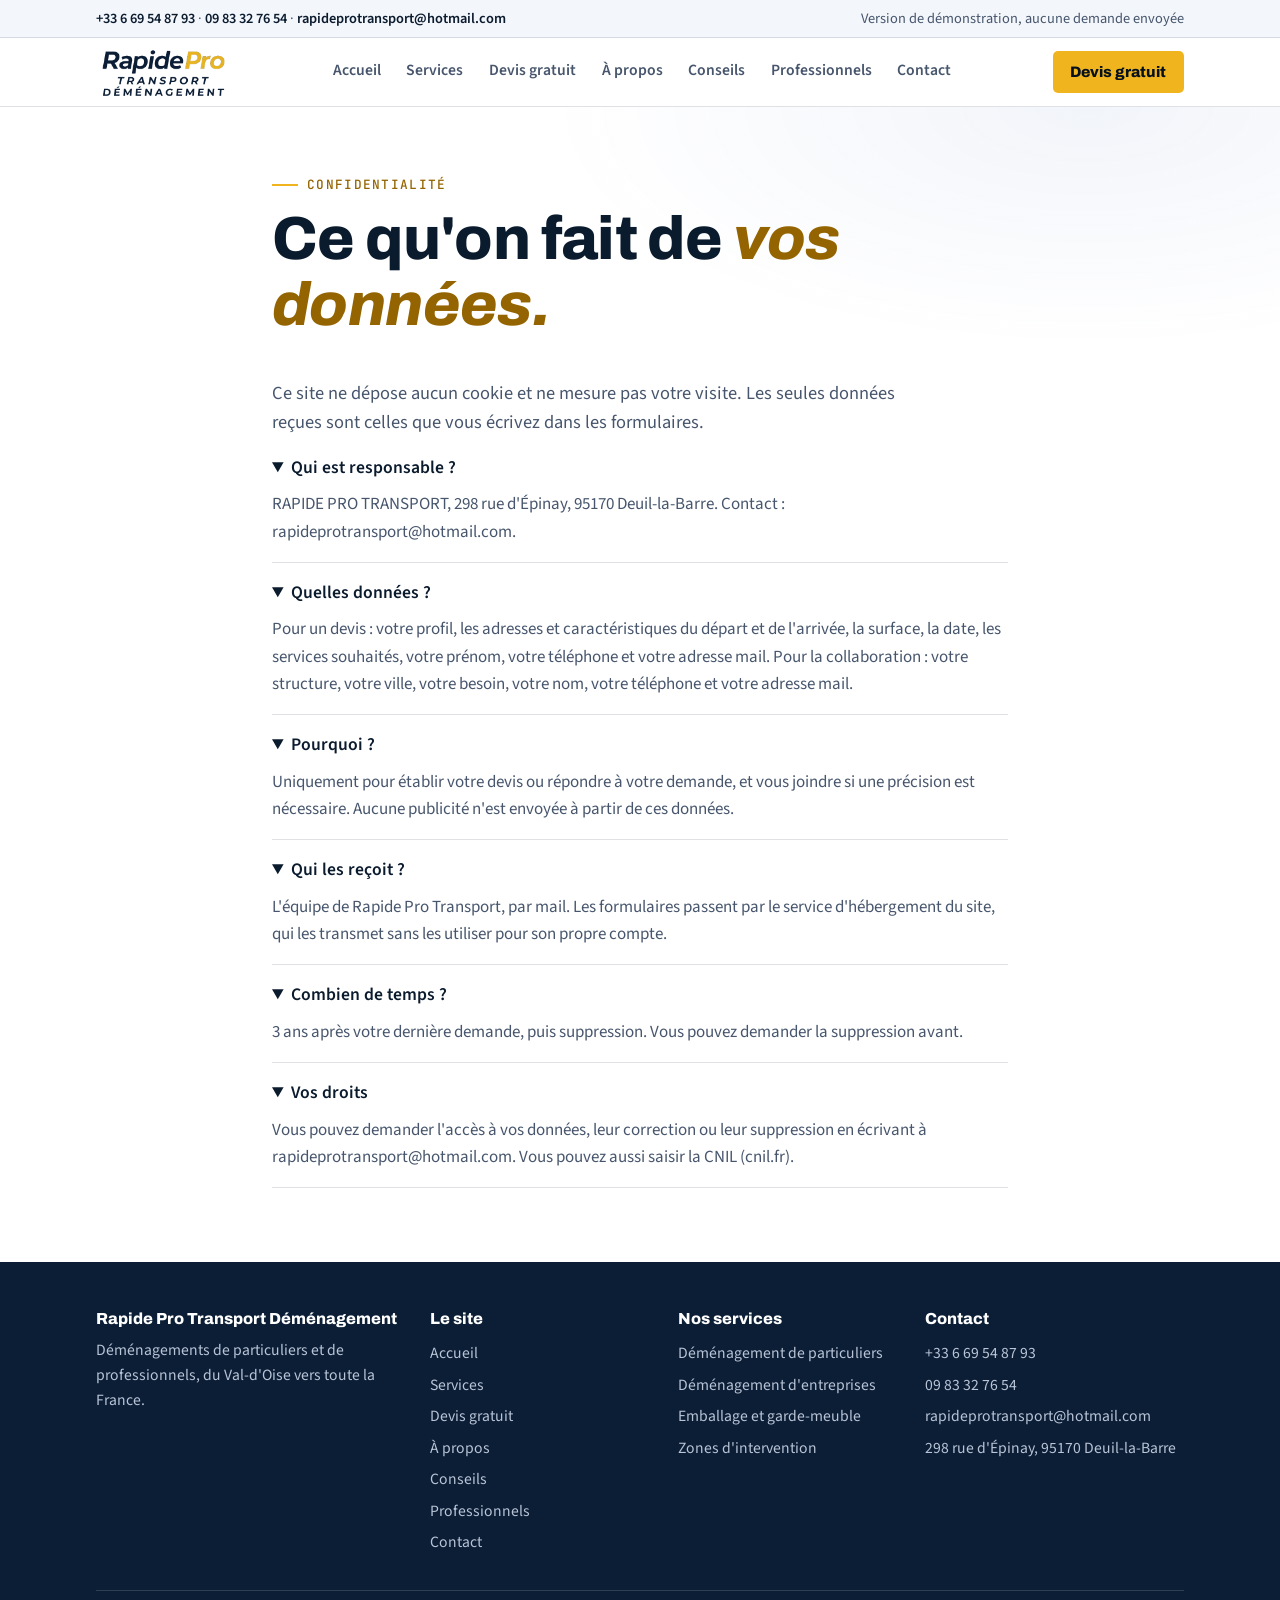
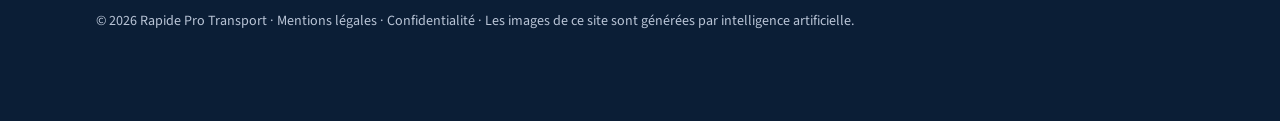
<file: confidentialite.html>
<!doctype html>
<html lang="fr">
<head>
<meta charset="utf-8">
<meta name="viewport" content="width=device-width,initial-scale=1,viewport-fit=cover">
<title>Confidentialité | Rapide Pro Transport Déménagement</title>
<meta name="description" content="Confidentialité | Rapide Pro Transport Déménagement">
<meta name="theme-color" content="#06111F">
<meta name="robots" content="noindex, nofollow">
<link rel="canonical" href="https://tmohammedshaik.github.io/rapide-pro-demo-site/confidentialite.html">
<link rel="icon" href="assets/img/icone.png">
<meta property="og:title" content="Confidentialité | Rapide Pro Transport Déménagement">
<meta property="og:description" content="Confidentialité | Rapide Pro Transport Déménagement">
<meta property="og:type" content="website">
<meta property="og:locale" content="fr_FR">
<meta property="og:url" content="https://tmohammedshaik.github.io/rapide-pro-demo-site/confidentialite.html">
<meta property="og:image" content="https://tmohammedshaik.github.io/rapide-pro-demo-site/assets/img/arrivee.jpg">
<link rel="preload" href="assets/fonts/archivo-latin-800-italic.woff2" as="font" type="font/woff2" crossorigin>
<script>try{if(!matchMedia("(prefers-reduced-motion: reduce)").matches)document.documentElement.classList.add("js")}catch(e){}</script>
<link rel="stylesheet" href="assets/site.css?v=mvwltrag">

</head>
<body data-demo>
<a class="skip" href="#main">Aller au contenu</a>
<div class="bar-top"><div class="wrap"><span><a href="tel:+33669548793">+33 6 69 54 87 93</a> · <a href="tel:+33983327654" class="tel2">09 83 32 76 54</a><span class="mail"> · <a href="mailto:rapideprotransport@hotmail.com">rapideprotransport@hotmail.com</a></span></span><span class="zone">Version de démonstration, aucune demande envoyée</span></div></div>
<header class="top"><div class="wrap">
  <a class="logo" href="./" aria-label="Rapide Pro Transport Déménagement, accueil"><img src="assets/img/logo-clair.png" width="135" height="51" alt="Rapide Pro Transport Déménagement"></a>
  <button class="burger" aria-expanded="false" aria-controls="nav">Menu</button>
  <nav class="main" id="nav" aria-label="Navigation principale"><a href="./">Accueil</a><a href="services.html">Services</a><a href="devis.html">Devis gratuit</a><a href="a-propos.html">À propos</a><a href="conseils.html">Conseils</a><a href="collaborer.html">Professionnels</a><a href="contact.html">Contact</a></nav>
  <a class="btn sm" href="devis.html">Devis gratuit</a>
</div></header>
<main id="main">
<section class="pagehead"><div class="wrap narrow"><span class="borne">Confidentialité</span><h1 style="margin-top:.6rem">Ce qu'on fait de <em>vos données.</em></h1></div></section><section style="padding-top:1rem"><div class="wrap narrow"><p class="lead">Ce site ne dépose aucun cookie et ne mesure pas votre visite. Les seules données reçues sont celles que vous écrivez dans les formulaires.</p>
<details open><summary>Qui est responsable ?</summary><p>RAPIDE PRO TRANSPORT, 298 rue d'Épinay, 95170 Deuil-la-Barre. Contact : rapideprotransport@hotmail.com.</p></details>
<details open><summary>Quelles données ?</summary><p>Pour un devis : votre profil, les adresses et caractéristiques du départ et de l'arrivée, la surface, la date, les services souhaités, votre prénom, votre téléphone et votre adresse mail. Pour la collaboration : votre structure, votre ville, votre besoin, votre nom, votre téléphone et votre adresse mail.</p></details>
<details open><summary>Pourquoi ?</summary><p>Uniquement pour établir votre devis ou répondre à votre demande, et vous joindre si une précision est nécessaire. Aucune publicité n'est envoyée à partir de ces données.</p></details>
<details open><summary>Qui les reçoit ?</summary><p>L'équipe de Rapide Pro Transport, par mail. Les formulaires passent par le service d'hébergement du site, qui les transmet sans les utiliser pour son propre compte.</p></details>
<details open><summary>Combien de temps ?</summary><p>3 ans après votre dernière demande, puis suppression. Vous pouvez demander la suppression avant.</p></details>
<details open><summary>Vos droits</summary><p>Vous pouvez demander l'accès à vos données, leur correction ou leur suppression en écrivant à rapideprotransport@hotmail.com. Vous pouvez aussi saisir la CNIL (cnil.fr).</p></details></div></section>
</main>
<footer><div class="wrap">
  <div class="grid">
    <div><h4>Rapide Pro Transport Déménagement</h4><p>Déménagements de particuliers et de professionnels, du Val-d'Oise vers toute la France.</p></div>
    <div><h4>Le site</h4><ul><li><a href="./">Accueil</a></li><li><a href="services.html">Services</a></li><li><a href="devis.html">Devis gratuit</a></li><li><a href="a-propos.html">À propos</a></li><li><a href="conseils.html">Conseils</a></li><li><a href="collaborer.html">Professionnels</a></li><li><a href="contact.html">Contact</a></li></ul></div>
    <div><h4>Nos services</h4><ul><li><a href="services.html#particuliers">Déménagement de particuliers</a></li><li><a href="services.html#professionnels">Déménagement d'entreprises</a></li><li><a href="services.html#complementaires">Emballage et garde-meuble</a></li><li><a href="zones.html">Zones d'intervention</a></li></ul></div>
    <div><h4>Contact</h4><ul><li><a href="tel:+33669548793">+33 6 69 54 87 93</a></li><li><a href="tel:+33983327654">09 83 32 76 54</a></li><li><a href="mailto:rapideprotransport@hotmail.com">rapideprotransport@hotmail.com</a></li><li>298 rue d'Épinay, 95170 Deuil-la-Barre</li></ul></div>
  </div>
  <p class="legal">© 2026 Rapide Pro Transport · <a href="mentions-legales.html">Mentions légales</a> · <a href="confidentialite.html">Confidentialité</a> · Les images de ce site sont générées par intelligence artificielle.</p>
</div></footer>

<script src="assets/site.js?v=mvwltrag" defer></script>
</body>
</html>
</file>
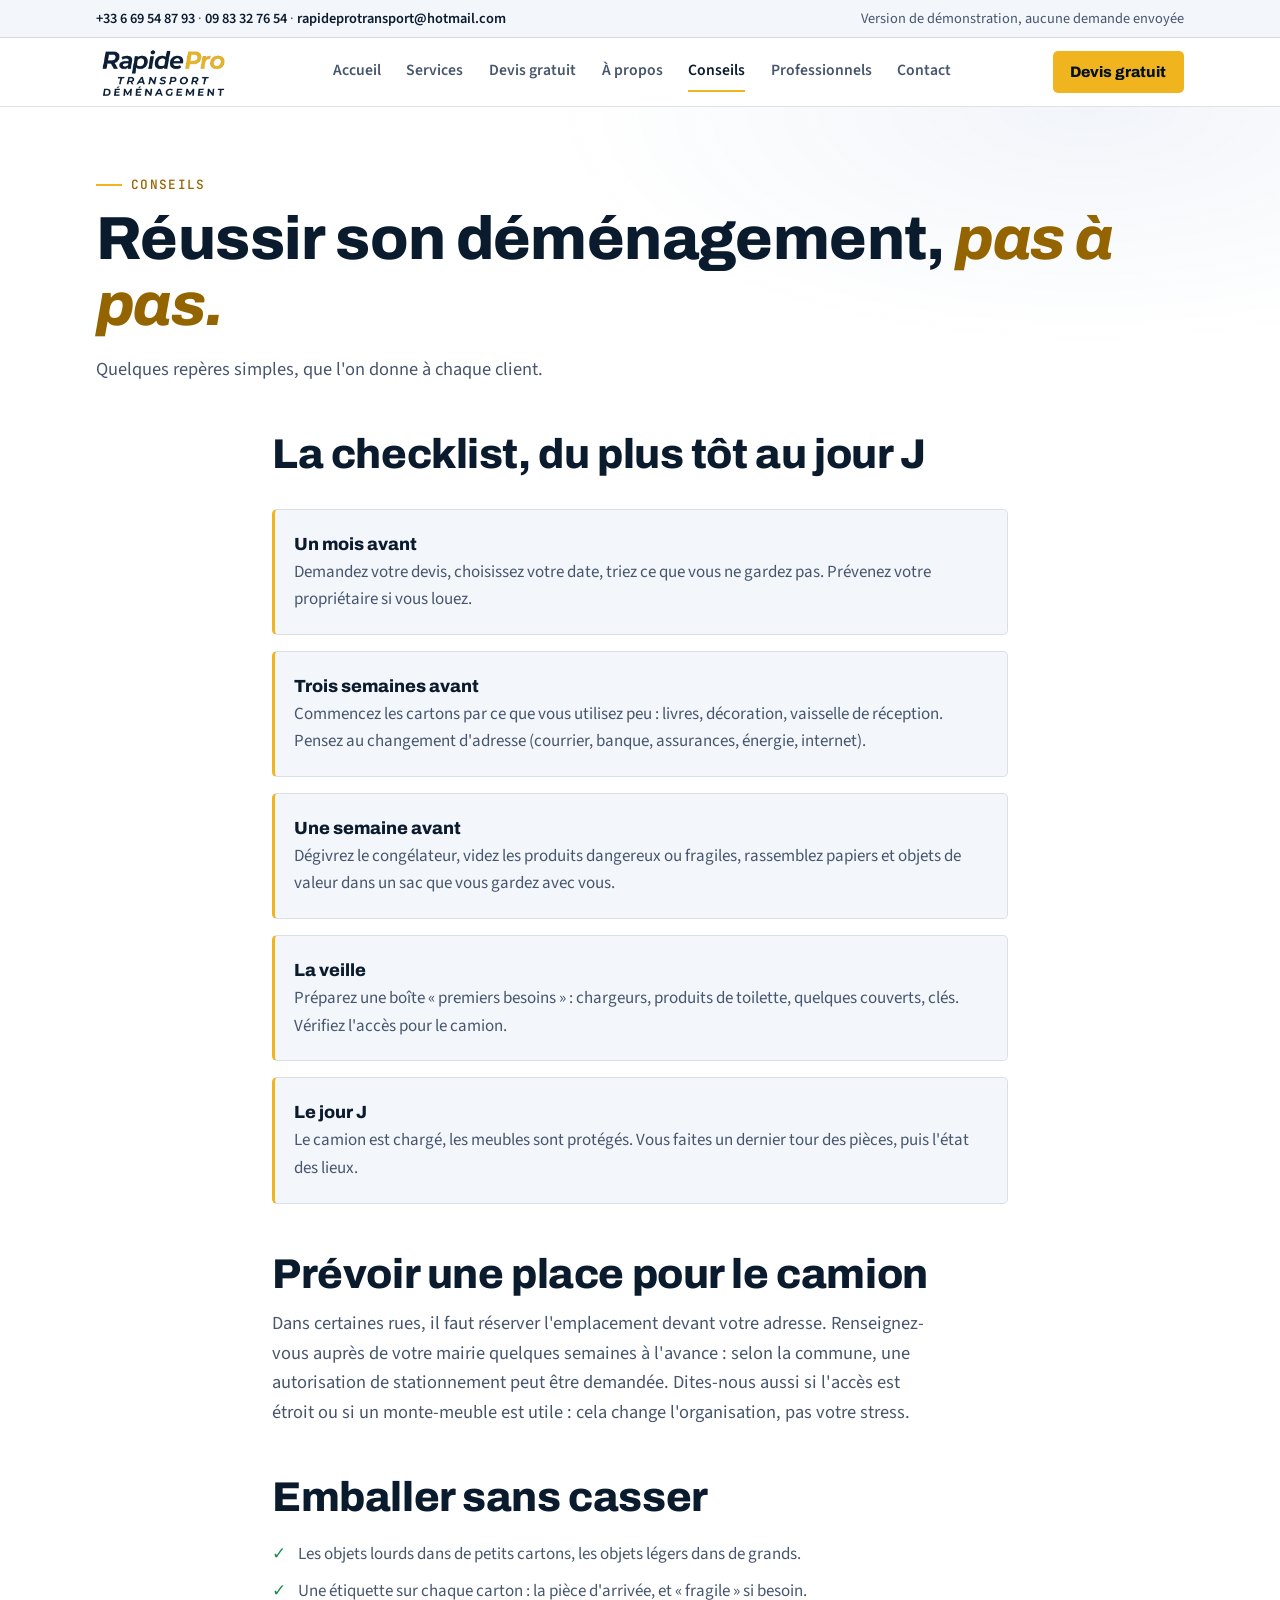
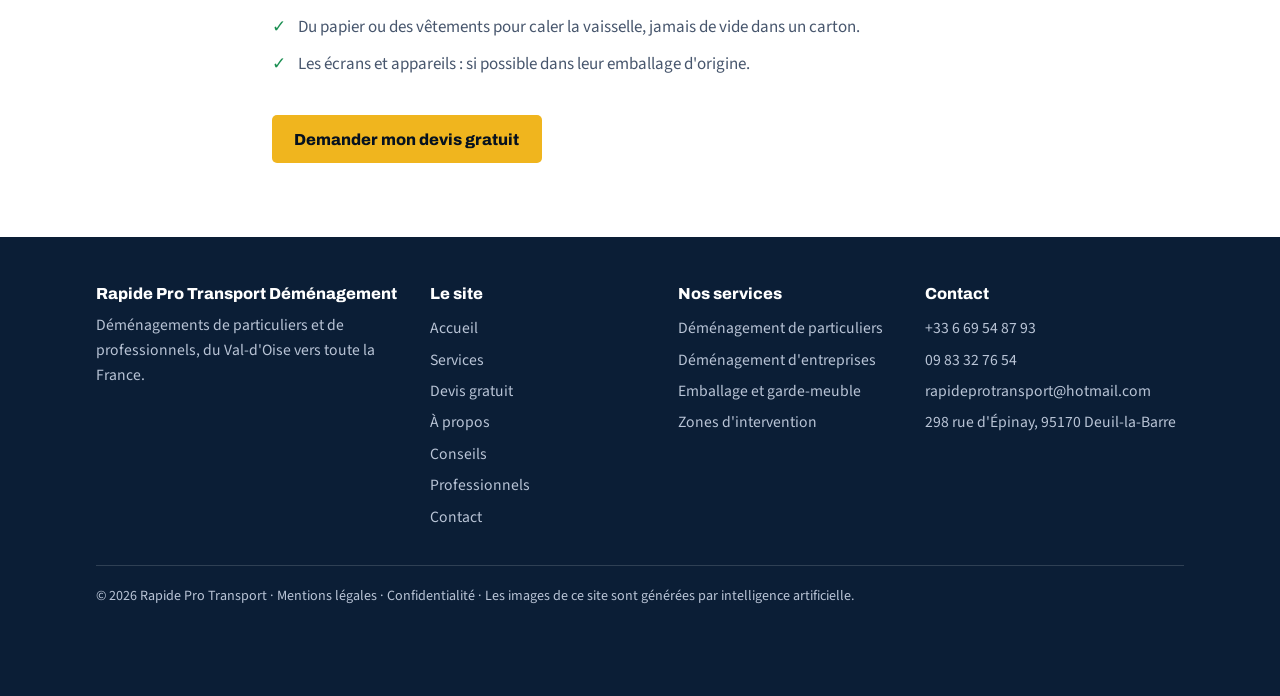
<file: conseils.html>
<!doctype html>
<html lang="fr">
<head>
<meta charset="utf-8">
<meta name="viewport" content="width=device-width,initial-scale=1,viewport-fit=cover">
<title>Conseils de déménagement : checklist, stationnement, emballage | Rapide Pro Transport</title>
<meta name="description" content="Nos conseils pour réussir votre déménagement : checklist semaine par semaine, demande de stationnement en mairie, emballage des objets fragiles.">
<meta name="theme-color" content="#06111F">
<meta name="robots" content="noindex, nofollow">
<link rel="canonical" href="https://tmohammedshaik.github.io/rapide-pro-demo-site/conseils.html">
<link rel="icon" href="assets/img/icone.png">
<meta property="og:title" content="Conseils de déménagement : checklist, stationnement, emballage | Rapide Pro Transport">
<meta property="og:description" content="Nos conseils pour réussir votre déménagement : checklist semaine par semaine, demande de stationnement en mairie, emballage des objets fragiles.">
<meta property="og:type" content="website">
<meta property="og:locale" content="fr_FR">
<meta property="og:url" content="https://tmohammedshaik.github.io/rapide-pro-demo-site/conseils.html">
<meta property="og:image" content="https://tmohammedshaik.github.io/rapide-pro-demo-site/assets/img/cartons.jpg">
<link rel="preload" href="assets/fonts/archivo-latin-800-italic.woff2" as="font" type="font/woff2" crossorigin>
<script>try{if(!matchMedia("(prefers-reduced-motion: reduce)").matches)document.documentElement.classList.add("js")}catch(e){}</script>
<link rel="stylesheet" href="assets/site.css?v=mvwltrag">

</head>
<body data-demo>
<a class="skip" href="#main">Aller au contenu</a>
<div class="bar-top"><div class="wrap"><span><a href="tel:+33669548793">+33 6 69 54 87 93</a> · <a href="tel:+33983327654" class="tel2">09 83 32 76 54</a><span class="mail"> · <a href="mailto:rapideprotransport@hotmail.com">rapideprotransport@hotmail.com</a></span></span><span class="zone">Version de démonstration, aucune demande envoyée</span></div></div>
<header class="top"><div class="wrap">
  <a class="logo" href="./" aria-label="Rapide Pro Transport Déménagement, accueil"><img src="assets/img/logo-clair.png" width="135" height="51" alt="Rapide Pro Transport Déménagement"></a>
  <button class="burger" aria-expanded="false" aria-controls="nav">Menu</button>
  <nav class="main" id="nav" aria-label="Navigation principale"><a href="./">Accueil</a><a href="services.html">Services</a><a href="devis.html">Devis gratuit</a><a href="a-propos.html">À propos</a><a href="conseils.html" aria-current="page">Conseils</a><a href="collaborer.html">Professionnels</a><a href="contact.html">Contact</a></nav>
  <a class="btn sm" href="devis.html">Devis gratuit</a>
</div></header>
<main id="main">

<section class="pagehead"><div class="wrap"><span class="borne">Conseils</span><h1 style="margin-top:.6rem">Réussir son déménagement, <em>pas à pas.</em></h1><p class="lead" style="margin-top:1rem">Quelques repères simples, que l'on donne à chaque client.</p></div></section>
<section style="padding-top:1rem"><div class="wrap narrow">
  <h2 id="checklist">La checklist, du plus tôt au jour J</h2>
  <ol class="steps" style="grid-template-columns:1fr">
    <li><strong>Un mois avant</strong><span>Demandez votre devis, choisissez votre date, triez ce que vous ne gardez pas. Prévenez votre propriétaire si vous louez.</span></li>
    <li><strong>Trois semaines avant</strong><span>Commencez les cartons par ce que vous utilisez peu : livres, décoration, vaisselle de réception. Pensez au changement d'adresse (courrier, banque, assurances, énergie, internet).</span></li>
    <li><strong>Une semaine avant</strong><span>Dégivrez le congélateur, videz les produits dangereux ou fragiles, rassemblez papiers et objets de valeur dans un sac que vous gardez avec vous.</span></li>
    <li><strong>La veille</strong><span>Préparez une boîte « premiers besoins » : chargeurs, produits de toilette, quelques couverts, clés. Vérifiez l'accès pour le camion.</span></li>
    <li><strong>Le jour J</strong><span>Le camion est chargé, les meubles sont protégés. Vous faites un dernier tour des pièces, puis l'état des lieux.</span></li>
  </ol>
  <h2 id="stationnement" style="margin-top:3rem">Prévoir une place pour le camion</h2>
  <p class="lead">Dans certaines rues, il faut réserver l'emplacement devant votre adresse. Renseignez-vous auprès de votre mairie quelques semaines à l'avance : selon la commune, une autorisation de stationnement peut être demandée. Dites-nous aussi si l'accès est étroit ou si un monte-meuble est utile : cela change l'organisation, pas votre stress.</p>
  <h2 id="emballage" style="margin-top:3rem">Emballer sans casser</h2>
  <ul class="list"><li>Les objets lourds dans de petits cartons, les objets légers dans de grands.</li><li>Une étiquette sur chaque carton : la pièce d'arrivée, et « fragile » si besoin.</li><li>Du papier ou des vêtements pour caler la vaisselle, jamais de vide dans un carton.</li><li>Les écrans et appareils : si possible dans leur emballage d'origine.</li></ul>
  <p style="margin-top:2rem"><a class="btn" href="devis.html">Demander mon devis gratuit</a></p>
</div></section>
</main>
<footer><div class="wrap">
  <div class="grid">
    <div><h4>Rapide Pro Transport Déménagement</h4><p>Déménagements de particuliers et de professionnels, du Val-d'Oise vers toute la France.</p></div>
    <div><h4>Le site</h4><ul><li><a href="./">Accueil</a></li><li><a href="services.html">Services</a></li><li><a href="devis.html">Devis gratuit</a></li><li><a href="a-propos.html">À propos</a></li><li><a href="conseils.html">Conseils</a></li><li><a href="collaborer.html">Professionnels</a></li><li><a href="contact.html">Contact</a></li></ul></div>
    <div><h4>Nos services</h4><ul><li><a href="services.html#particuliers">Déménagement de particuliers</a></li><li><a href="services.html#professionnels">Déménagement d'entreprises</a></li><li><a href="services.html#complementaires">Emballage et garde-meuble</a></li><li><a href="zones.html">Zones d'intervention</a></li></ul></div>
    <div><h4>Contact</h4><ul><li><a href="tel:+33669548793">+33 6 69 54 87 93</a></li><li><a href="tel:+33983327654">09 83 32 76 54</a></li><li><a href="mailto:rapideprotransport@hotmail.com">rapideprotransport@hotmail.com</a></li><li>298 rue d'Épinay, 95170 Deuil-la-Barre</li></ul></div>
  </div>
  <p class="legal">© 2026 Rapide Pro Transport · <a href="mentions-legales.html">Mentions légales</a> · <a href="confidentialite.html">Confidentialité</a> · Les images de ce site sont générées par intelligence artificielle.</p>
</div></footer>
<div class="sticky" id="sticky"><a class="btn" href="devis.html">Devis gratuit</a><a class="btn ghost" style="background:#fff" href="tel:+33669548793" aria-label="Appeler">Appeler</a></div>
<script src="assets/site.js?v=mvwltrag" defer></script>
</body>
</html>
</file>
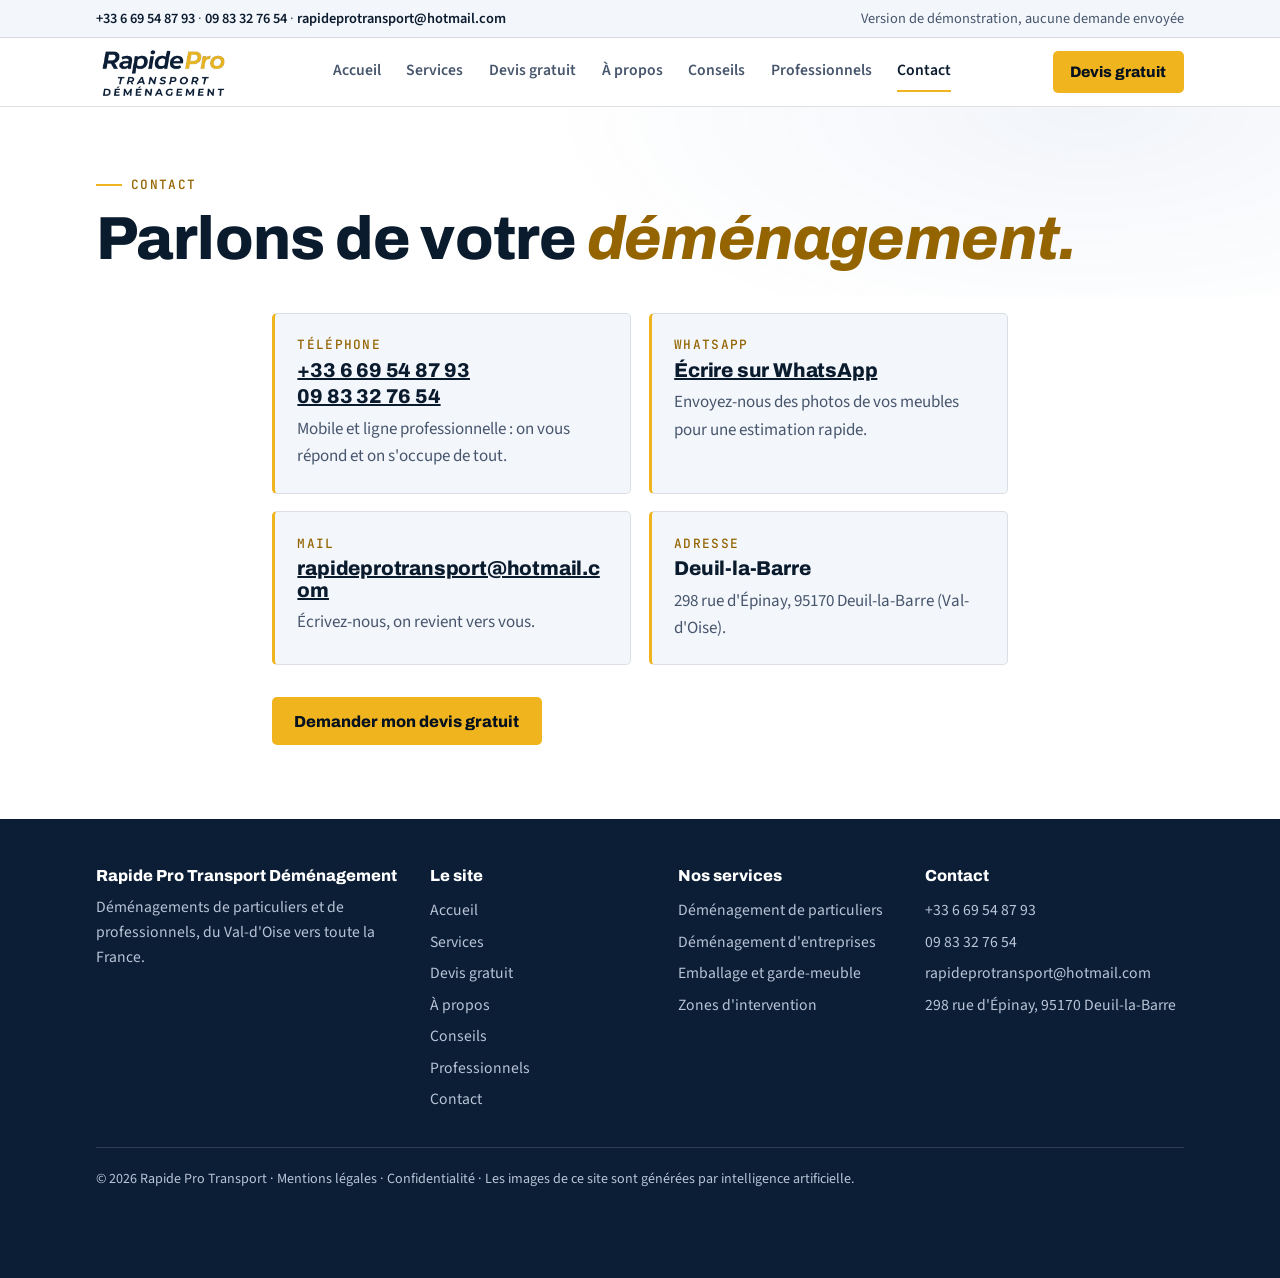
<file: contact.html>
<!doctype html>
<html lang="fr">
<head>
<meta charset="utf-8">
<meta name="viewport" content="width=device-width,initial-scale=1,viewport-fit=cover">
<title>Contact : Rapide Pro Transport Déménagement, Deuil-la-Barre</title>
<meta name="description" content="Contactez Rapide Pro Transport : téléphone +33 6 69 54 87 93, mail rapideprotransport@hotmail.com, 298 rue d'Épinay, 95170 Deuil-la-Barre.">
<meta name="theme-color" content="#06111F">
<meta name="robots" content="noindex, nofollow">
<link rel="canonical" href="https://tmohammedshaik.github.io/rapide-pro-demo-site/contact.html">
<link rel="icon" href="assets/img/icone.png">
<meta property="og:title" content="Contact : Rapide Pro Transport Déménagement, Deuil-la-Barre">
<meta property="og:description" content="Contactez Rapide Pro Transport : téléphone +33 6 69 54 87 93, mail rapideprotransport@hotmail.com, 298 rue d'Épinay, 95170 Deuil-la-Barre.">
<meta property="og:type" content="website">
<meta property="og:locale" content="fr_FR">
<meta property="og:url" content="https://tmohammedshaik.github.io/rapide-pro-demo-site/contact.html">
<meta property="og:image" content="https://tmohammedshaik.github.io/rapide-pro-demo-site/assets/img/arrivee.jpg">
<link rel="preload" href="assets/fonts/archivo-latin-800-italic.woff2" as="font" type="font/woff2" crossorigin>
<script>try{if(!matchMedia("(prefers-reduced-motion: reduce)").matches)document.documentElement.classList.add("js")}catch(e){}</script>
<link rel="stylesheet" href="assets/site.css?v=mvwltrag">

</head>
<body data-demo>
<a class="skip" href="#main">Aller au contenu</a>
<div class="bar-top"><div class="wrap"><span><a href="tel:+33669548793">+33 6 69 54 87 93</a> · <a href="tel:+33983327654" class="tel2">09 83 32 76 54</a><span class="mail"> · <a href="mailto:rapideprotransport@hotmail.com">rapideprotransport@hotmail.com</a></span></span><span class="zone">Version de démonstration, aucune demande envoyée</span></div></div>
<header class="top"><div class="wrap">
  <a class="logo" href="./" aria-label="Rapide Pro Transport Déménagement, accueil"><img src="assets/img/logo-clair.png" width="135" height="51" alt="Rapide Pro Transport Déménagement"></a>
  <button class="burger" aria-expanded="false" aria-controls="nav">Menu</button>
  <nav class="main" id="nav" aria-label="Navigation principale"><a href="./">Accueil</a><a href="services.html">Services</a><a href="devis.html">Devis gratuit</a><a href="a-propos.html">À propos</a><a href="conseils.html">Conseils</a><a href="collaborer.html">Professionnels</a><a href="contact.html" aria-current="page">Contact</a></nav>
  <a class="btn sm" href="devis.html">Devis gratuit</a>
</div></header>
<main id="main">

<section class="pagehead"><div class="wrap"><span class="borne">Contact</span><h1 style="margin-top:.6rem">Parlons de votre <em>déménagement.</em></h1></div></section>
<section style="padding-top:1rem"><div class="wrap narrow">
  <div class="cards" style="margin-top:0">
    <div class="card"><span class="borne">Téléphone</span><h3><a href="tel:+33669548793">+33 6 69 54 87 93</a></h3><h3 style="margin-top:.3rem"><a href="tel:+33983327654">09 83 32 76 54</a></h3><p>Mobile et ligne professionnelle : on vous répond et on s'occupe de tout.</p></div>
    <div class="card"><span class="borne">WhatsApp</span><h3><a href="https://wa.me/33669548793">Écrire sur WhatsApp</a></h3><p>Envoyez-nous des photos de vos meubles pour une estimation rapide.</p></div>
    <div class="card"><span class="borne">Mail</span><h3><a href="mailto:rapideprotransport@hotmail.com" style="word-break:break-all">rapideprotransport@hotmail.com</a></h3><p>Écrivez-nous, on revient vers vous.</p></div>
    <div class="card"><span class="borne">Adresse</span><h3>Deuil-la-Barre</h3><p>298 rue d'Épinay, 95170 Deuil-la-Barre (Val-d'Oise).</p></div>
  </div>
  <p style="margin-top:2rem"><a class="btn" href="devis.html">Demander mon devis gratuit</a></p>
</div></section>
</main>
<footer><div class="wrap">
  <div class="grid">
    <div><h4>Rapide Pro Transport Déménagement</h4><p>Déménagements de particuliers et de professionnels, du Val-d'Oise vers toute la France.</p></div>
    <div><h4>Le site</h4><ul><li><a href="./">Accueil</a></li><li><a href="services.html">Services</a></li><li><a href="devis.html">Devis gratuit</a></li><li><a href="a-propos.html">À propos</a></li><li><a href="conseils.html">Conseils</a></li><li><a href="collaborer.html">Professionnels</a></li><li><a href="contact.html">Contact</a></li></ul></div>
    <div><h4>Nos services</h4><ul><li><a href="services.html#particuliers">Déménagement de particuliers</a></li><li><a href="services.html#professionnels">Déménagement d'entreprises</a></li><li><a href="services.html#complementaires">Emballage et garde-meuble</a></li><li><a href="zones.html">Zones d'intervention</a></li></ul></div>
    <div><h4>Contact</h4><ul><li><a href="tel:+33669548793">+33 6 69 54 87 93</a></li><li><a href="tel:+33983327654">09 83 32 76 54</a></li><li><a href="mailto:rapideprotransport@hotmail.com">rapideprotransport@hotmail.com</a></li><li>298 rue d'Épinay, 95170 Deuil-la-Barre</li></ul></div>
  </div>
  <p class="legal">© 2026 Rapide Pro Transport · <a href="mentions-legales.html">Mentions légales</a> · <a href="confidentialite.html">Confidentialité</a> · Les images de ce site sont générées par intelligence artificielle.</p>
</div></footer>
<div class="sticky" id="sticky"><a class="btn" href="devis.html">Devis gratuit</a><a class="btn ghost" style="background:#fff" href="tel:+33669548793" aria-label="Appeler">Appeler</a></div>
<script src="assets/site.js?v=mvwltrag" defer></script>
</body>
</html>
</file>
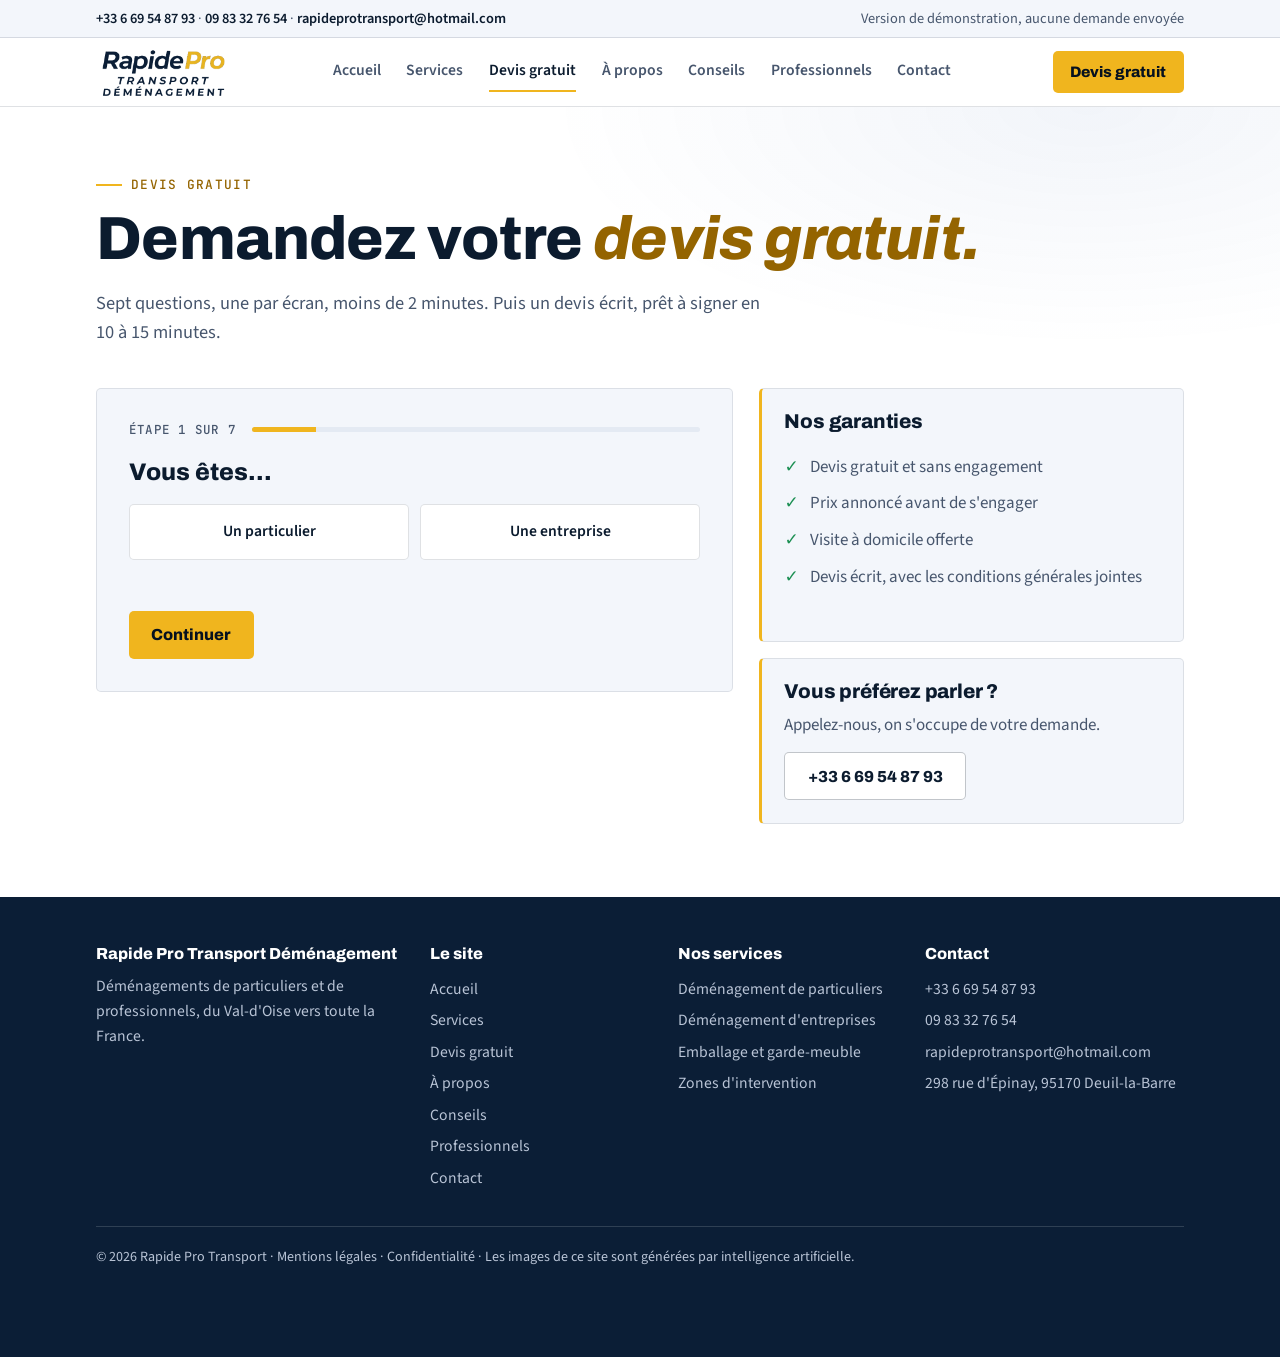
<file: devis.html>
<!doctype html>
<html lang="fr">
<head>
<meta charset="utf-8">
<meta name="viewport" content="width=device-width,initial-scale=1,viewport-fit=cover">
<title>Devis déménagement gratuit en 2 minutes | Rapide Pro Transport</title>
<meta name="description" content="Demandez votre devis de déménagement gratuit : 7 questions, moins de 2 minutes. Devis écrit prêt à signer en 10 à 15 minutes. Val-d'Oise, Île-de-France, France.">
<meta name="theme-color" content="#06111F">
<meta name="robots" content="noindex, nofollow">
<link rel="canonical" href="https://tmohammedshaik.github.io/rapide-pro-demo-site/devis.html">
<link rel="icon" href="assets/img/icone.png">
<meta property="og:title" content="Devis déménagement gratuit en 2 minutes | Rapide Pro Transport">
<meta property="og:description" content="Demandez votre devis de déménagement gratuit : 7 questions, moins de 2 minutes. Devis écrit prêt à signer en 10 à 15 minutes. Val-d'Oise, Île-de-France, France.">
<meta property="og:type" content="website">
<meta property="og:locale" content="fr_FR">
<meta property="og:url" content="https://tmohammedshaik.github.io/rapide-pro-demo-site/devis.html">
<meta property="og:image" content="https://tmohammedshaik.github.io/rapide-pro-demo-site/assets/img/arrivee.jpg">
<link rel="preload" href="assets/fonts/archivo-latin-800-italic.woff2" as="font" type="font/woff2" crossorigin>
<script>try{if(!matchMedia("(prefers-reduced-motion: reduce)").matches)document.documentElement.classList.add("js")}catch(e){}</script>
<link rel="stylesheet" href="assets/site.css?v=mvwltrag">

</head>
<body data-demo>
<a class="skip" href="#main">Aller au contenu</a>
<div class="bar-top"><div class="wrap"><span><a href="tel:+33669548793">+33 6 69 54 87 93</a> · <a href="tel:+33983327654" class="tel2">09 83 32 76 54</a><span class="mail"> · <a href="mailto:rapideprotransport@hotmail.com">rapideprotransport@hotmail.com</a></span></span><span class="zone">Version de démonstration, aucune demande envoyée</span></div></div>
<header class="top"><div class="wrap">
  <a class="logo" href="./" aria-label="Rapide Pro Transport Déménagement, accueil"><img src="assets/img/logo-clair.png" width="135" height="51" alt="Rapide Pro Transport Déménagement"></a>
  <button class="burger" aria-expanded="false" aria-controls="nav">Menu</button>
  <nav class="main" id="nav" aria-label="Navigation principale"><a href="./">Accueil</a><a href="services.html">Services</a><a href="devis.html" aria-current="page">Devis gratuit</a><a href="a-propos.html">À propos</a><a href="conseils.html">Conseils</a><a href="collaborer.html">Professionnels</a><a href="contact.html">Contact</a></nav>
  <a class="btn sm" href="devis.html">Devis gratuit</a>
</div></header>
<main id="main">

<section class="pagehead"><div class="wrap"><span class="borne">Devis gratuit</span><h1 style="margin-top:.6rem">Demandez votre <em>devis gratuit.</em></h1><p class="lead" style="margin-top:1rem">Sept questions, une par écran, moins de 2 minutes. Puis un devis écrit, prêt à signer en 10 à 15 minutes.</p></div></section>
<section style="padding-top:1rem"><div class="wrap devis-grid">
  <form class="formcard" id="f-devis" name="devis" method="POST" data-netlify="true" netlify-honeypot="bot-field" novalidate>
    <input type="hidden" name="form-name" value="devis">
    <p class="hp"><label>Ne pas remplir : <input name="bot-field" tabindex="-1" autocomplete="off"></label></p>
    <input type="hidden" name="source" id="source" value="">
    <div class="progress"><span id="pstep">ÉTAPE 1 SUR 7</span><span class="barx"><i></i></span></div>
    
<fieldset class="step on" data-step="1"><legend>Vous êtes…</legend><div class="choices"><label class="choice"><input type="radio" name="profil" value="particulier" required><span>Un particulier</span></label><label class="choice"><input type="radio" name="profil" value="entreprise"><span>Une entreprise</span></label></div></fieldset>
<fieldset class="step" data-step="2"><legend>D'où partez-vous ?</legend>
 <div class="field"><label for="depart-v">Ville ou code postal</label><input id="depart-v" name="depart_ville" type="text" autocomplete="postal-code" required></div>
 <div class="row2"><div class="field"><label for="depart-l">Logement</label><select id="depart-l" name="depart_logement" required><option value="">Choisir</option><option>Studio</option><option>2 pièces</option><option>3 pièces</option><option>4 pièces ou plus</option><option>Maison</option><option>Local professionnel</option></select></div>
 <div class="field"><label for="depart-e">Étage</label><select id="depart-e" name="depart_etage" required><option value="">Choisir</option><option>Rez-de-chaussée</option><option>1er</option><option>2e</option><option>3e</option><option>4e</option><option>5e ou plus</option></select></div></div>
 <div class="field"><span class="lab">Ascenseur</span><div class="choices"><label class="choice"><input type="radio" name="depart_ascenseur" value="oui" required><span>Oui</span></label><label class="choice"><input type="radio" name="depart_ascenseur" value="non"><span>Non</span></label></div></div></fieldset><fieldset class="step" data-step="3"><legend>Où arrivez-vous ?</legend>
 <div class="field"><label for="arrivee-v">Ville ou code postal</label><input id="arrivee-v" name="arrivee_ville" type="text" autocomplete="off" required></div>
 <div class="row2"><div class="field"><label for="arrivee-l">Logement</label><select id="arrivee-l" name="arrivee_logement" required><option value="">Choisir</option><option>Studio</option><option>2 pièces</option><option>3 pièces</option><option>4 pièces ou plus</option><option>Maison</option><option>Local professionnel</option></select></div>
 <div class="field"><label for="arrivee-e">Étage</label><select id="arrivee-e" name="arrivee_etage" required><option value="">Choisir</option><option>Rez-de-chaussée</option><option>1er</option><option>2e</option><option>3e</option><option>4e</option><option>5e ou plus</option></select></div></div>
 <div class="field"><span class="lab">Ascenseur</span><div class="choices"><label class="choice"><input type="radio" name="arrivee_ascenseur" value="oui" required><span>Oui</span></label><label class="choice"><input type="radio" name="arrivee_ascenseur" value="non"><span>Non</span></label></div></div></fieldset>
<fieldset class="step" data-step="4"><legend>Quelle surface fait votre logement ?</legend>
 <div class="field"><label for="surf">Surface en m²</label><input id="surf" name="surface_m2" type="number" inputmode="numeric" min="5" max="1000" step="1" required><small>Une estimation suffit.</small></div>
 <div class="items" role="group" aria-label="Repères de surface"><button type="button" data-s="25">Studio</button><button type="button" data-s="45">2 pièces</button><button type="button" data-s="65">3 pièces</button><button type="button" data-s="100">Maison</button></div>
 <div class="field" style="margin-top:1.4rem"><span class="lab">Facultatif : remplissez le camion</span><small>Touchez ce que vous déménagez, vous pouvez passer.</small></div>
 <div class="truck"><div class="box"><i></i></div><div class="meta" id="tmeta">CAMION VIDE</div></div>
 <div class="items" id="meubles" role="group" aria-label="Meubles"><button type="button" data-n="canapé" data-w="3">Canapé</button><button type="button" data-n="lit" data-w="3">Lit</button><button type="button" data-n="armoire" data-w="4">Armoire</button><button type="button" data-n="table" data-w="2">Table</button><button type="button" data-n="dix cartons" data-w="3">10 cartons</button></div>
 <input type="hidden" name="meubles" id="meubles-val" value=""></fieldset>
<fieldset class="step" data-step="5"><legend>Quand ?</legend><div class="field"><label for="date">Date souhaitée</label><input id="date" name="date_souhaitee" type="date"></div><label class="check"><input type="checkbox" name="dates_souples" value="oui"><span>Mes dates sont souples</span></label></fieldset>
<fieldset class="step" data-step="6"><legend>Qu'est-ce qu'on fait pour vous ?</legend><div class="choices"><label class="choice"><input type="checkbox" name="services" value="emballage"><span>Emballage</span></label><label class="choice"><input type="checkbox" name="services" value="demontage-remontage"><span>Démontage et remontage</span></label><label class="choice"><input type="checkbox" name="services" value="lourds-fragiles"><span>Objets lourds ou fragiles</span></label><label class="choice"><input type="checkbox" name="services" value="garde-meuble"><span>Garde-meuble</span></label></div></fieldset>
<fieldset class="step" data-step="7"><legend>Comment vous envoyer votre devis ?</legend>
 <div class="row2"><div class="field"><label for="prenom">Prénom</label><input id="prenom" name="prenom" type="text" autocomplete="given-name" required></div><div class="field"><label for="tel">Téléphone</label><input id="tel" name="telephone" type="tel" inputmode="tel" autocomplete="tel" required></div></div>
 <small style="display:block;margin:-.4rem 0 1rem">Votre numéro sert à vous joindre si une précision est nécessaire pour votre devis, pas à vous faire de publicité.</small>
 <div class="field"><label for="mail">Adresse mail</label><input id="mail" name="mail" type="email" inputmode="email" autocomplete="email" required></div>
 <div class="field"><label for="moment">Moment préféré pour être rappelé</label><select id="moment" name="moment_rappel"><option>Peu importe</option><option>Matin</option><option>Midi</option><option>Fin d'après-midi</option><option>Soir</option></select></div>
 <label class="check"><input type="checkbox" name="consentement" value="oui" required><span>J'accepte que ces informations servent à établir mon devis, selon la <a href="confidentialite.html">politique de confidentialité</a>.</span></label></fieldset>
    <div class="err" id="err" role="alert" aria-live="polite"></div>
    <div class="actions"><button type="button" class="btn ghost" id="prev">Retour</button><button type="button" class="btn" id="next">Continuer</button><button type="submit" class="btn" id="send">Envoyer ma demande</button></div>
    <div class="ok" id="ok" role="status"><h3>Merci. Votre demande est bien partie.</h3><p>On prépare votre devis : comptez 10 à 15 minutes pour le recevoir, prêt à signer.</p></div>
  </form>
  <aside class="side">
    <div class="card"><h3>Nos garanties</h3><ul class="list"><li>Devis gratuit et sans engagement</li><li>Prix annoncé avant de s'engager</li><li>Visite à domicile offerte</li><li>Devis écrit, avec les conditions générales jointes</li></ul></div>
    <div class="card"><h3>Vous préférez parler ?</h3><p>Appelez-nous, on s'occupe de votre demande.</p><p style="margin-top:.8rem"><a class="btn ghost" href="tel:+33669548793">+33 6 69 54 87 93</a></p></div>
  </aside>
</div></section>
<noscript><section><div class="wrap"><p class="lead">Le formulaire demande JavaScript. Écrivez-nous à rapideprotransport@hotmail.com ou appelez le +33 6 69 54 87 93.</p></div></section></noscript>
</main>
<footer><div class="wrap">
  <div class="grid">
    <div><h4>Rapide Pro Transport Déménagement</h4><p>Déménagements de particuliers et de professionnels, du Val-d'Oise vers toute la France.</p></div>
    <div><h4>Le site</h4><ul><li><a href="./">Accueil</a></li><li><a href="services.html">Services</a></li><li><a href="devis.html">Devis gratuit</a></li><li><a href="a-propos.html">À propos</a></li><li><a href="conseils.html">Conseils</a></li><li><a href="collaborer.html">Professionnels</a></li><li><a href="contact.html">Contact</a></li></ul></div>
    <div><h4>Nos services</h4><ul><li><a href="services.html#particuliers">Déménagement de particuliers</a></li><li><a href="services.html#professionnels">Déménagement d'entreprises</a></li><li><a href="services.html#complementaires">Emballage et garde-meuble</a></li><li><a href="zones.html">Zones d'intervention</a></li></ul></div>
    <div><h4>Contact</h4><ul><li><a href="tel:+33669548793">+33 6 69 54 87 93</a></li><li><a href="tel:+33983327654">09 83 32 76 54</a></li><li><a href="mailto:rapideprotransport@hotmail.com">rapideprotransport@hotmail.com</a></li><li>298 rue d'Épinay, 95170 Deuil-la-Barre</li></ul></div>
  </div>
  <p class="legal">© 2026 Rapide Pro Transport · <a href="mentions-legales.html">Mentions légales</a> · <a href="confidentialite.html">Confidentialité</a> · Les images de ce site sont générées par intelligence artificielle.</p>
</div></footer>

<script src="assets/site.js?v=mvwltrag" defer></script>
</body>
</html>
</file>
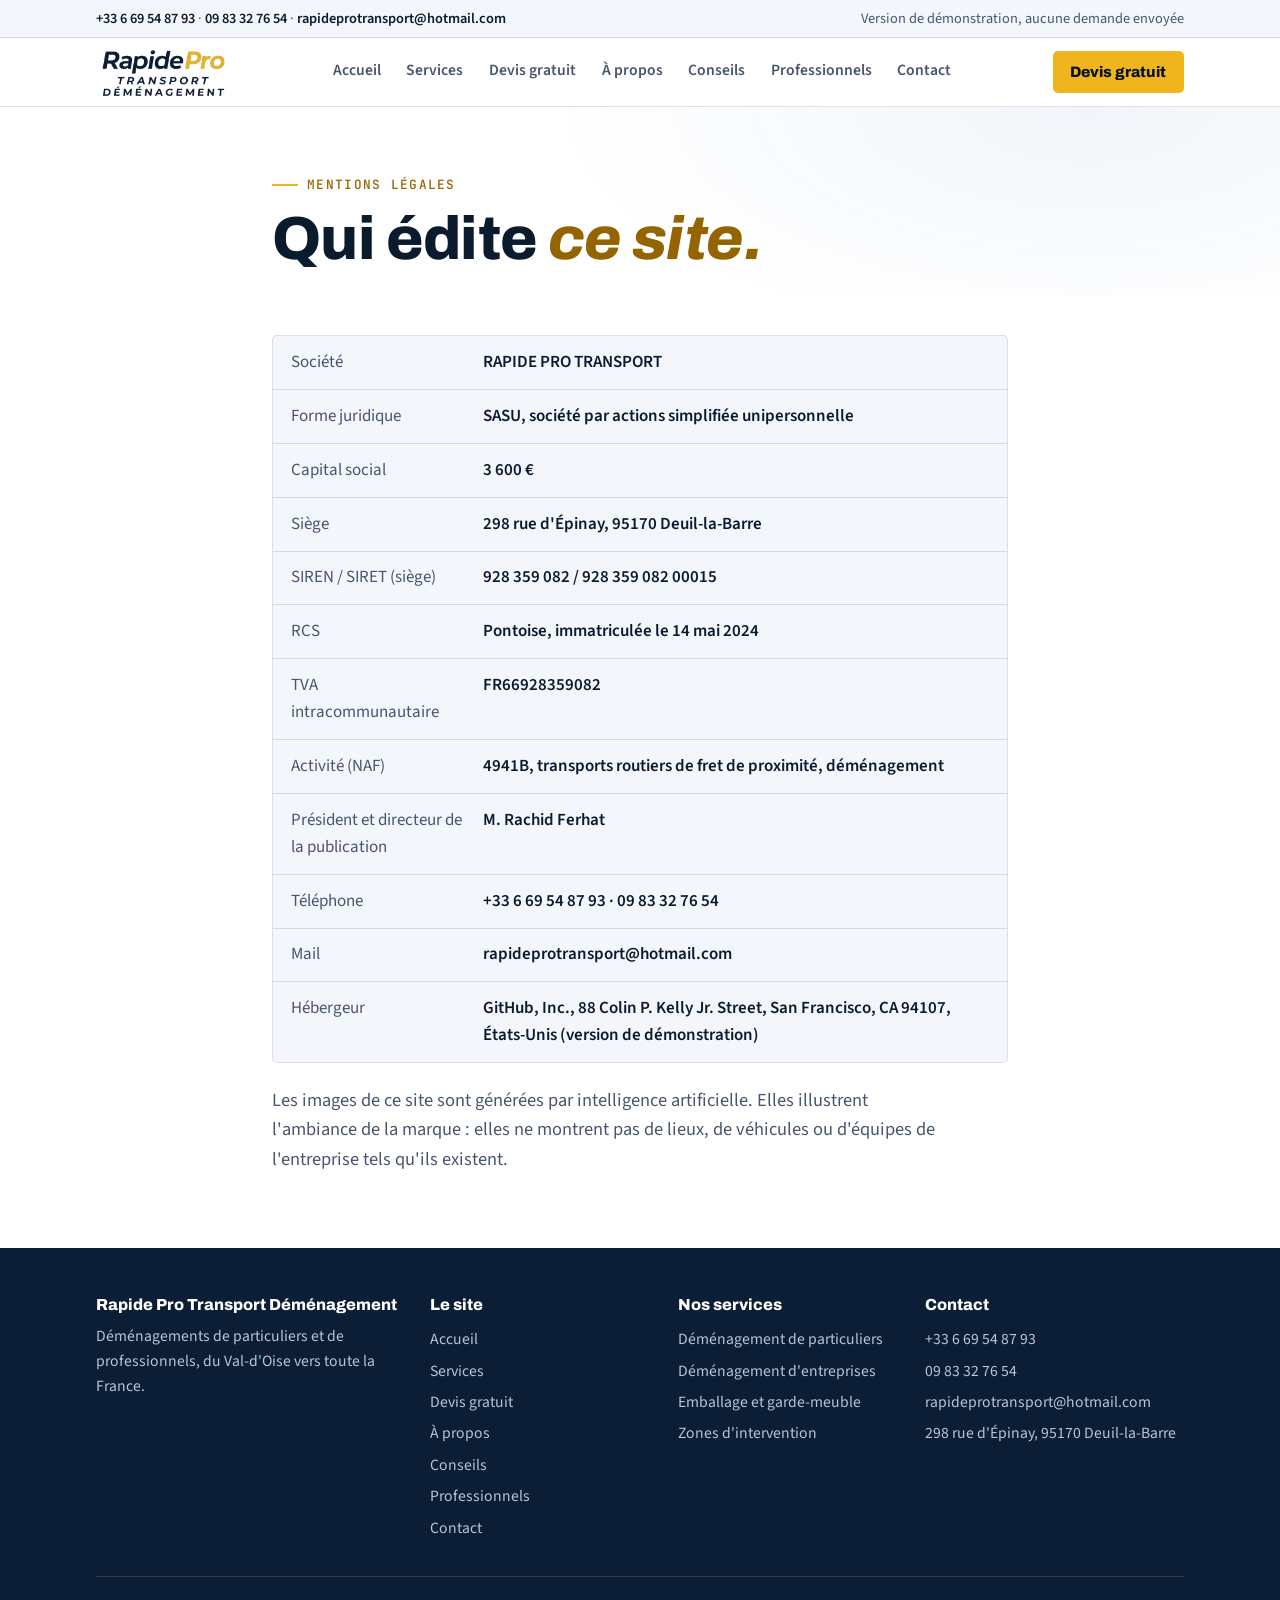
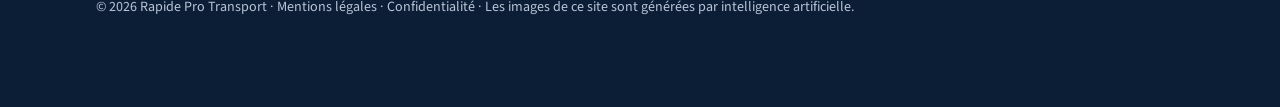
<file: mentions-legales.html>
<!doctype html>
<html lang="fr">
<head>
<meta charset="utf-8">
<meta name="viewport" content="width=device-width,initial-scale=1,viewport-fit=cover">
<title>Mentions légales | Rapide Pro Transport Déménagement</title>
<meta name="description" content="Mentions légales | Rapide Pro Transport Déménagement">
<meta name="theme-color" content="#06111F">
<meta name="robots" content="noindex, nofollow">
<link rel="canonical" href="https://tmohammedshaik.github.io/rapide-pro-demo-site/mentions-legales.html">
<link rel="icon" href="assets/img/icone.png">
<meta property="og:title" content="Mentions légales | Rapide Pro Transport Déménagement">
<meta property="og:description" content="Mentions légales | Rapide Pro Transport Déménagement">
<meta property="og:type" content="website">
<meta property="og:locale" content="fr_FR">
<meta property="og:url" content="https://tmohammedshaik.github.io/rapide-pro-demo-site/mentions-legales.html">
<meta property="og:image" content="https://tmohammedshaik.github.io/rapide-pro-demo-site/assets/img/arrivee.jpg">
<link rel="preload" href="assets/fonts/archivo-latin-800-italic.woff2" as="font" type="font/woff2" crossorigin>
<script>try{if(!matchMedia("(prefers-reduced-motion: reduce)").matches)document.documentElement.classList.add("js")}catch(e){}</script>
<link rel="stylesheet" href="assets/site.css?v=mvwltrag">

</head>
<body data-demo>
<a class="skip" href="#main">Aller au contenu</a>
<div class="bar-top"><div class="wrap"><span><a href="tel:+33669548793">+33 6 69 54 87 93</a> · <a href="tel:+33983327654" class="tel2">09 83 32 76 54</a><span class="mail"> · <a href="mailto:rapideprotransport@hotmail.com">rapideprotransport@hotmail.com</a></span></span><span class="zone">Version de démonstration, aucune demande envoyée</span></div></div>
<header class="top"><div class="wrap">
  <a class="logo" href="./" aria-label="Rapide Pro Transport Déménagement, accueil"><img src="assets/img/logo-clair.png" width="135" height="51" alt="Rapide Pro Transport Déménagement"></a>
  <button class="burger" aria-expanded="false" aria-controls="nav">Menu</button>
  <nav class="main" id="nav" aria-label="Navigation principale"><a href="./">Accueil</a><a href="services.html">Services</a><a href="devis.html">Devis gratuit</a><a href="a-propos.html">À propos</a><a href="conseils.html">Conseils</a><a href="collaborer.html">Professionnels</a><a href="contact.html">Contact</a></nav>
  <a class="btn sm" href="devis.html">Devis gratuit</a>
</div></header>
<main id="main">
<section class="pagehead"><div class="wrap narrow"><span class="borne">Mentions légales</span><h1 style="margin-top:.6rem">Qui édite <em>ce site.</em></h1></div></section><section style="padding-top:1rem"><div class="wrap narrow"><dl class="facts"><div><dt>Société</dt><dd>RAPIDE PRO TRANSPORT</dd></div><div><dt>Forme juridique</dt><dd>SASU, société par actions simplifiée unipersonnelle</dd></div><div><dt>Capital social</dt><dd>3 600 €</dd></div><div><dt>Siège</dt><dd>298 rue d'Épinay, 95170 Deuil-la-Barre</dd></div><div><dt>SIREN / SIRET (siège)</dt><dd>928 359 082 / 928 359 082 00015</dd></div><div><dt>RCS</dt><dd>Pontoise, immatriculée le 14 mai 2024</dd></div><div><dt>TVA intracommunautaire</dt><dd>FR66928359082</dd></div><div><dt>Activité (NAF)</dt><dd>4941B, transports routiers de fret de proximité, déménagement</dd></div><div><dt>Président et directeur de la publication</dt><dd>M. Rachid Ferhat</dd></div><div><dt>Téléphone</dt><dd>+33 6 69 54 87 93 · 09 83 32 76 54</dd></div><div><dt>Mail</dt><dd>rapideprotransport@hotmail.com</dd></div><div><dt>Hébergeur</dt><dd>GitHub, Inc., 88 Colin P. Kelly Jr. Street, San Francisco, CA 94107, États-Unis (version de démonstration)</dd></div></dl>
  <p class="lead" style="margin-top:1.4rem">Les images de ce site sont générées par intelligence artificielle. Elles illustrent l'ambiance de la marque : elles ne montrent pas de lieux, de véhicules ou d'équipes de l'entreprise tels qu'ils existent.</p></div></section>
</main>
<footer><div class="wrap">
  <div class="grid">
    <div><h4>Rapide Pro Transport Déménagement</h4><p>Déménagements de particuliers et de professionnels, du Val-d'Oise vers toute la France.</p></div>
    <div><h4>Le site</h4><ul><li><a href="./">Accueil</a></li><li><a href="services.html">Services</a></li><li><a href="devis.html">Devis gratuit</a></li><li><a href="a-propos.html">À propos</a></li><li><a href="conseils.html">Conseils</a></li><li><a href="collaborer.html">Professionnels</a></li><li><a href="contact.html">Contact</a></li></ul></div>
    <div><h4>Nos services</h4><ul><li><a href="services.html#particuliers">Déménagement de particuliers</a></li><li><a href="services.html#professionnels">Déménagement d'entreprises</a></li><li><a href="services.html#complementaires">Emballage et garde-meuble</a></li><li><a href="zones.html">Zones d'intervention</a></li></ul></div>
    <div><h4>Contact</h4><ul><li><a href="tel:+33669548793">+33 6 69 54 87 93</a></li><li><a href="tel:+33983327654">09 83 32 76 54</a></li><li><a href="mailto:rapideprotransport@hotmail.com">rapideprotransport@hotmail.com</a></li><li>298 rue d'Épinay, 95170 Deuil-la-Barre</li></ul></div>
  </div>
  <p class="legal">© 2026 Rapide Pro Transport · <a href="mentions-legales.html">Mentions légales</a> · <a href="confidentialite.html">Confidentialité</a> · Les images de ce site sont générées par intelligence artificielle.</p>
</div></footer>

<script src="assets/site.js?v=mvwltrag" defer></script>
</body>
</html>
</file>
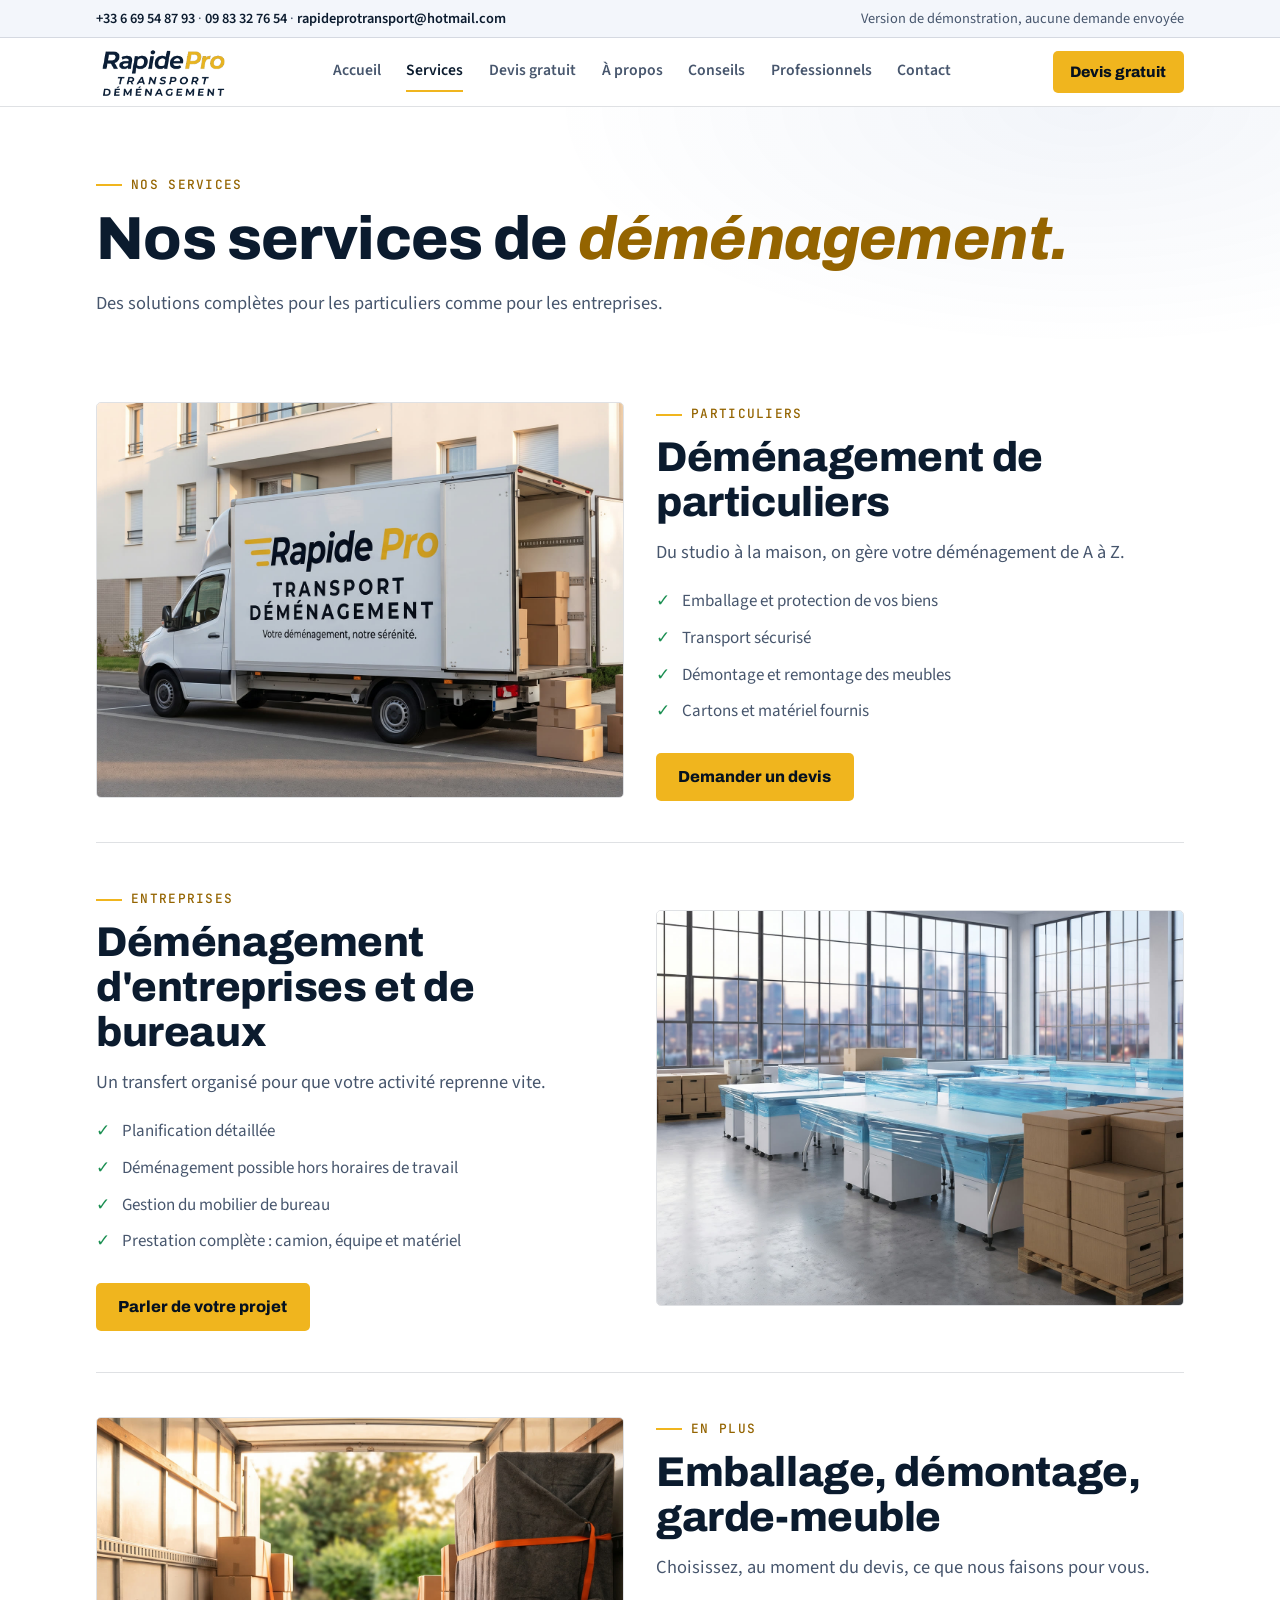
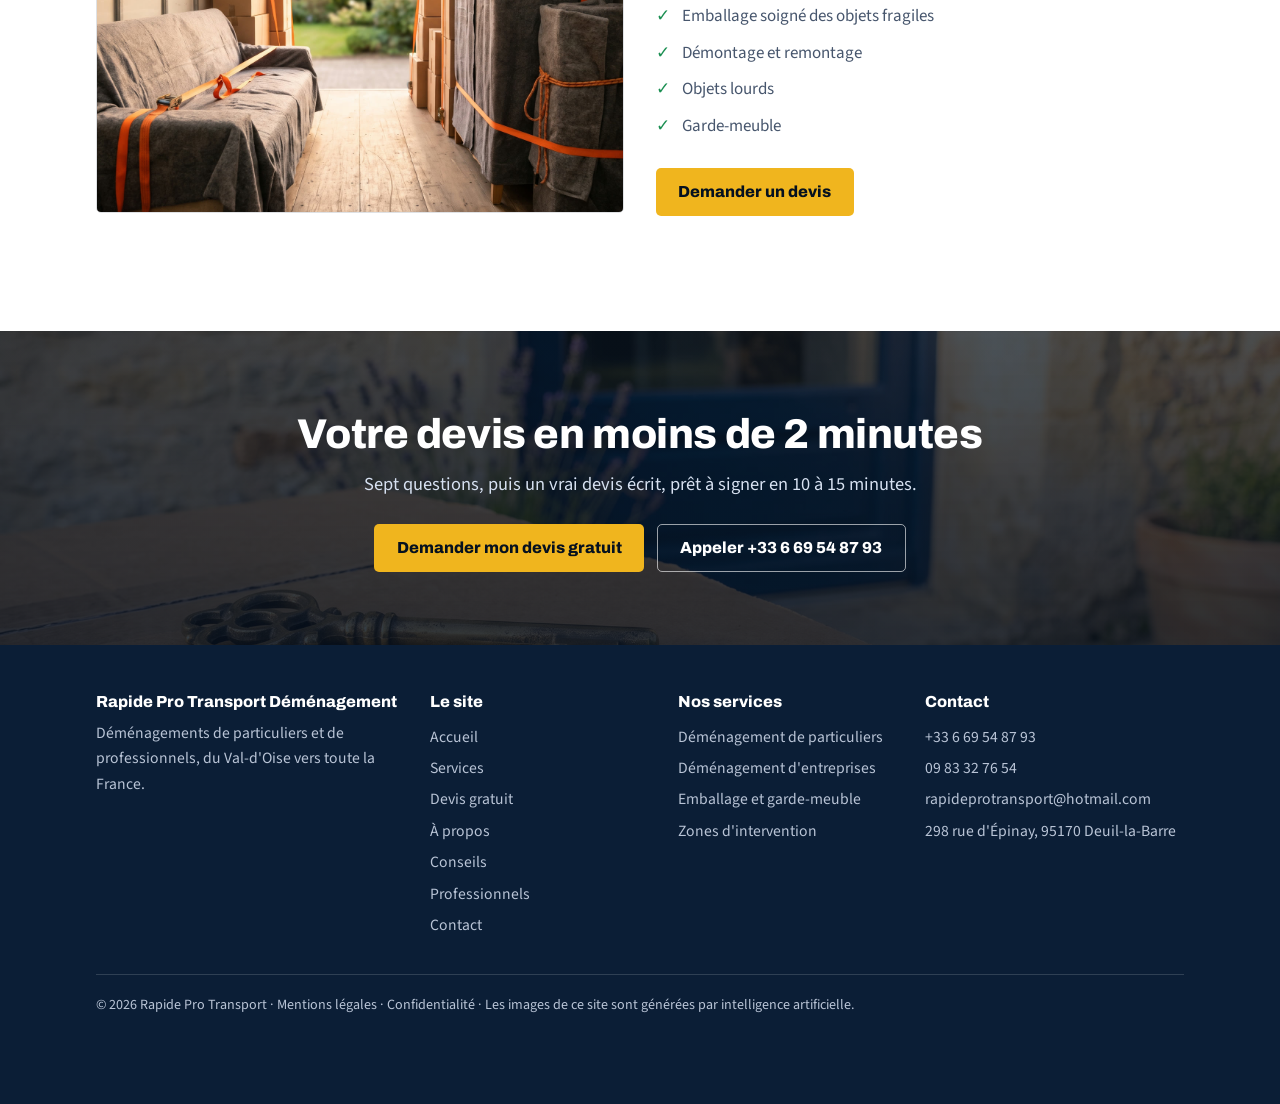
<file: services.html>
<!doctype html>
<html lang="fr">
<head>
<meta charset="utf-8">
<meta name="viewport" content="width=device-width,initial-scale=1,viewport-fit=cover">
<title>Services de déménagement : particuliers, entreprises, garde-meuble | Rapide Pro Transport</title>
<meta name="description" content="Déménagement de particuliers et d'entreprises, emballage, démontage et remontage, garde-meuble. Rapide Pro Transport, Deuil-la-Barre (95), Île-de-France et France entière.">
<meta name="theme-color" content="#06111F">
<meta name="robots" content="noindex, nofollow">
<link rel="canonical" href="https://tmohammedshaik.github.io/rapide-pro-demo-site/services.html">
<link rel="icon" href="assets/img/icone.png">
<meta property="og:title" content="Services de déménagement : particuliers, entreprises, garde-meuble | Rapide Pro Transport">
<meta property="og:description" content="Déménagement de particuliers et d'entreprises, emballage, démontage et remontage, garde-meuble. Rapide Pro Transport, Deuil-la-Barre (95), Île-de-France et France entière.">
<meta property="og:type" content="website">
<meta property="og:locale" content="fr_FR">
<meta property="og:url" content="https://tmohammedshaik.github.io/rapide-pro-demo-site/services.html">
<meta property="og:image" content="https://tmohammedshaik.github.io/rapide-pro-demo-site/assets/img/depart.jpg">
<link rel="preload" href="assets/fonts/archivo-latin-800-italic.woff2" as="font" type="font/woff2" crossorigin>
<script>try{if(!matchMedia("(prefers-reduced-motion: reduce)").matches)document.documentElement.classList.add("js")}catch(e){}</script>
<link rel="stylesheet" href="assets/site.css?v=mvwltrag">

</head>
<body data-demo>
<a class="skip" href="#main">Aller au contenu</a>
<div class="bar-top"><div class="wrap"><span><a href="tel:+33669548793">+33 6 69 54 87 93</a> · <a href="tel:+33983327654" class="tel2">09 83 32 76 54</a><span class="mail"> · <a href="mailto:rapideprotransport@hotmail.com">rapideprotransport@hotmail.com</a></span></span><span class="zone">Version de démonstration, aucune demande envoyée</span></div></div>
<header class="top"><div class="wrap">
  <a class="logo" href="./" aria-label="Rapide Pro Transport Déménagement, accueil"><img src="assets/img/logo-clair.png" width="135" height="51" alt="Rapide Pro Transport Déménagement"></a>
  <button class="burger" aria-expanded="false" aria-controls="nav">Menu</button>
  <nav class="main" id="nav" aria-label="Navigation principale"><a href="./">Accueil</a><a href="services.html" aria-current="page">Services</a><a href="devis.html">Devis gratuit</a><a href="a-propos.html">À propos</a><a href="conseils.html">Conseils</a><a href="collaborer.html">Professionnels</a><a href="contact.html">Contact</a></nav>
  <a class="btn sm" href="devis.html">Devis gratuit</a>
</div></header>
<main id="main">

<section class="pagehead"><div class="wrap"><span class="borne">Nos services</span><h1 style="margin-top:.6rem">Nos services de <em>déménagement.</em></h1><p class="lead" style="margin-top:1rem">Des solutions complètes pour les particuliers comme pour les entreprises.</p></div></section>
<section style="padding-top:1rem"><div class="wrap">
  <div class="split" id="particuliers"><img src="assets/img/depart.jpg" width="1920" height="1072" alt="Camion Rapide Pro chargé de cartons devant un immeuble"><div>
    <span class="borne">Particuliers</span><h2>Déménagement de particuliers</h2><p class="lead">Du studio à la maison, on gère votre déménagement de A à Z.</p>
    <ul class="list"><li>Emballage et protection de vos biens</li><li>Transport sécurisé</li><li>Démontage et remontage des meubles</li><li>Cartons et matériel fournis</li></ul><a class="btn" href="devis.html">Demander un devis</a></div></div>
  <div class="split" id="professionnels"><img src="assets/img/bureaux.jpg" width="1920" height="1072" loading="lazy" alt="Bureaux vidés, mobilier protégé et cartons d'archives rangés"><div>
    <span class="borne">Entreprises</span><h2>Déménagement d'entreprises et de bureaux</h2><p class="lead">Un transfert organisé pour que votre activité reprenne vite.</p>
    <ul class="list"><li>Planification détaillée</li><li>Déménagement possible hors horaires de travail</li><li>Gestion du mobilier de bureau</li><li>Prestation complète : camion, équipe et matériel</li></ul><a class="btn" href="collaborer.html">Parler de votre projet</a></div></div>
  <div class="split" id="complementaires"><img src="assets/img/chargement.jpg" width="1920" height="1072" loading="lazy" alt="Intérieur du camion : meubles protégés et sanglés"><div>
    <span class="borne">En plus</span><h2>Emballage, démontage, garde-meuble</h2><p class="lead">Choisissez, au moment du devis, ce que nous faisons pour vous.</p>
    <ul class="list"><li>Emballage soigné des objets fragiles</li><li>Démontage et remontage</li><li>Objets lourds</li><li>Garde-meuble</li></ul><a class="btn" href="devis.html">Demander un devis</a></div></div>
</div></section>
<section class="band-cta" style="background-image:linear-gradient(rgba(6,17,31,.72),rgba(6,17,31,.82)),url(assets/img/cle.jpg);background-size:cover;background-position:center"><div class="wrap"><h2>Votre devis en moins de 2 minutes</h2><p class="lead">Sept questions, puis un vrai devis écrit, prêt à signer en 10 à 15 minutes.</p><div class="cta-row" style="justify-content:center"><a class="btn" href="devis.html">Demander mon devis gratuit</a><a class="btn ghost" href="tel:+33669548793">Appeler +33 6 69 54 87 93</a></div></div></section>
</main>
<footer><div class="wrap">
  <div class="grid">
    <div><h4>Rapide Pro Transport Déménagement</h4><p>Déménagements de particuliers et de professionnels, du Val-d'Oise vers toute la France.</p></div>
    <div><h4>Le site</h4><ul><li><a href="./">Accueil</a></li><li><a href="services.html">Services</a></li><li><a href="devis.html">Devis gratuit</a></li><li><a href="a-propos.html">À propos</a></li><li><a href="conseils.html">Conseils</a></li><li><a href="collaborer.html">Professionnels</a></li><li><a href="contact.html">Contact</a></li></ul></div>
    <div><h4>Nos services</h4><ul><li><a href="services.html#particuliers">Déménagement de particuliers</a></li><li><a href="services.html#professionnels">Déménagement d'entreprises</a></li><li><a href="services.html#complementaires">Emballage et garde-meuble</a></li><li><a href="zones.html">Zones d'intervention</a></li></ul></div>
    <div><h4>Contact</h4><ul><li><a href="tel:+33669548793">+33 6 69 54 87 93</a></li><li><a href="tel:+33983327654">09 83 32 76 54</a></li><li><a href="mailto:rapideprotransport@hotmail.com">rapideprotransport@hotmail.com</a></li><li>298 rue d'Épinay, 95170 Deuil-la-Barre</li></ul></div>
  </div>
  <p class="legal">© 2026 Rapide Pro Transport · <a href="mentions-legales.html">Mentions légales</a> · <a href="confidentialite.html">Confidentialité</a> · Les images de ce site sont générées par intelligence artificielle.</p>
</div></footer>
<div class="sticky" id="sticky"><a class="btn" href="devis.html">Devis gratuit</a><a class="btn ghost" style="background:#fff" href="tel:+33669548793" aria-label="Appeler">Appeler</a></div>
<script src="assets/site.js?v=mvwltrag" defer></script>
</body>
</html>
</file>
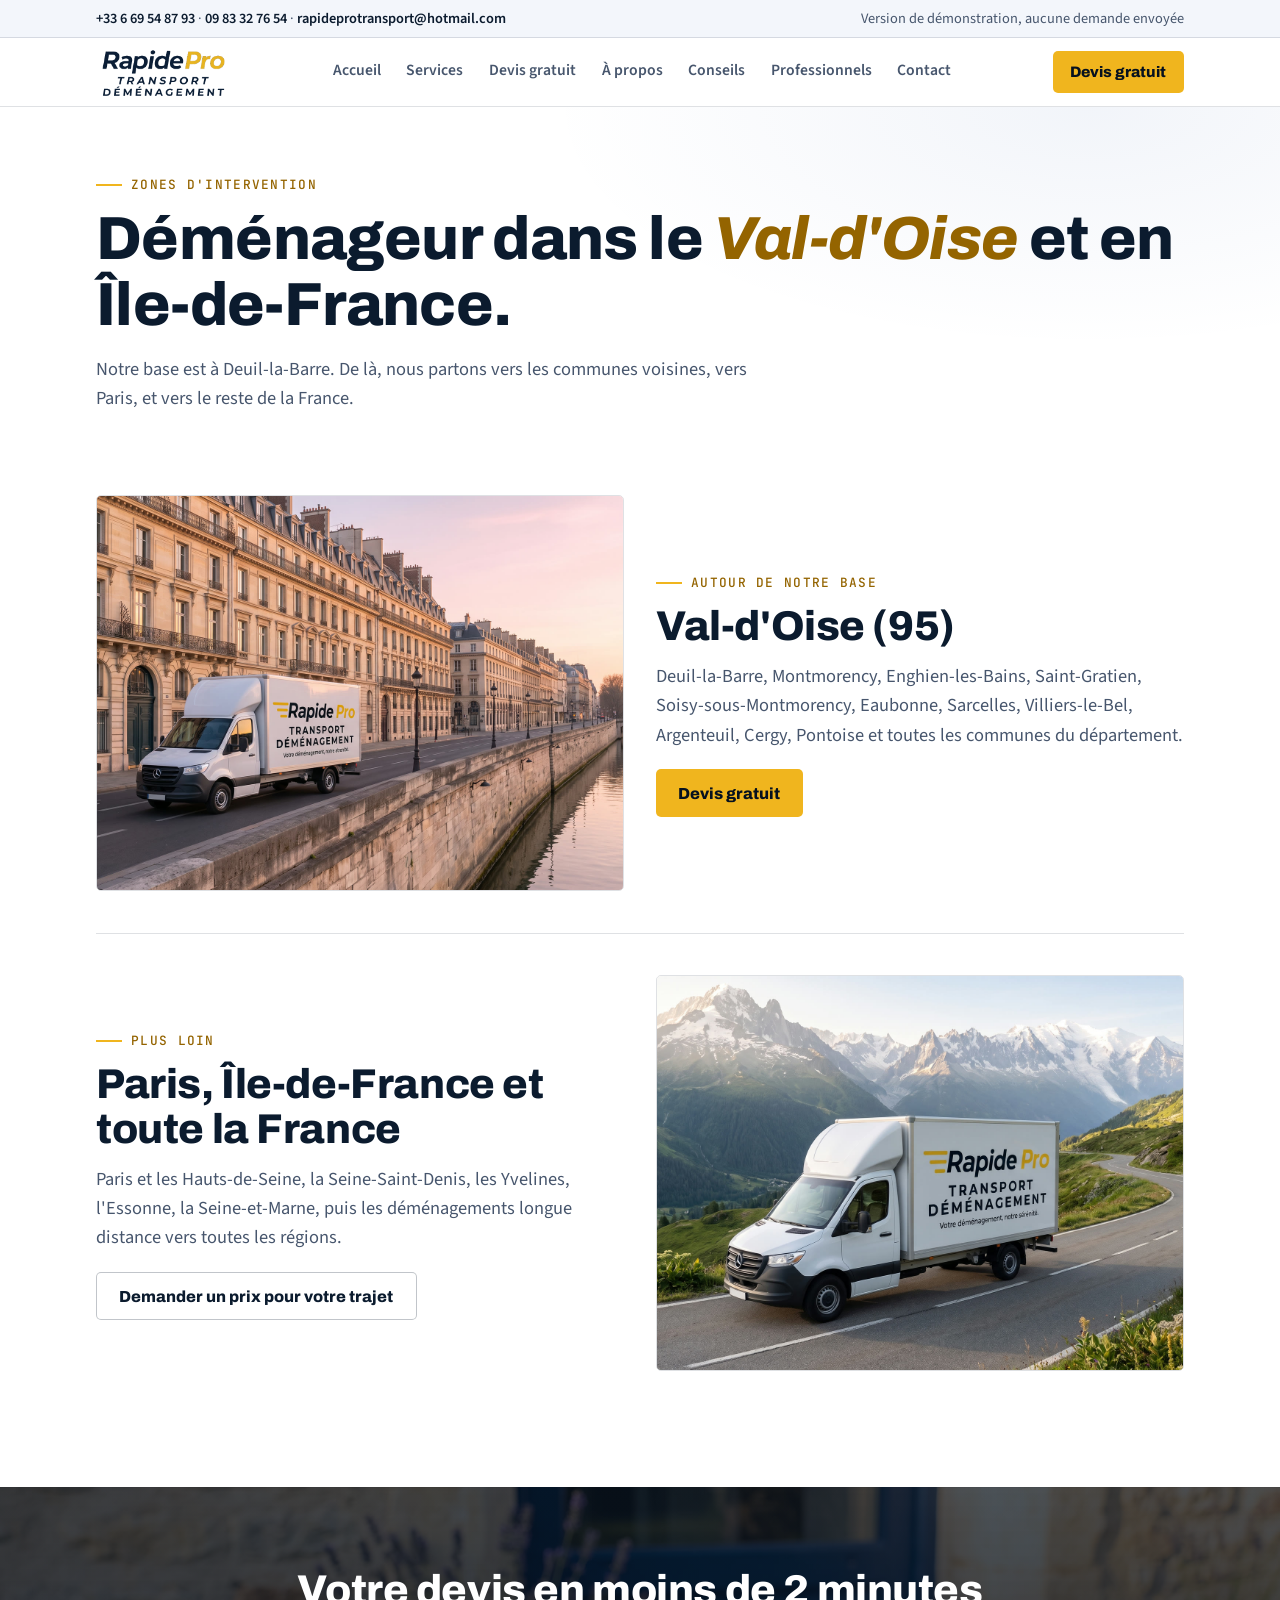
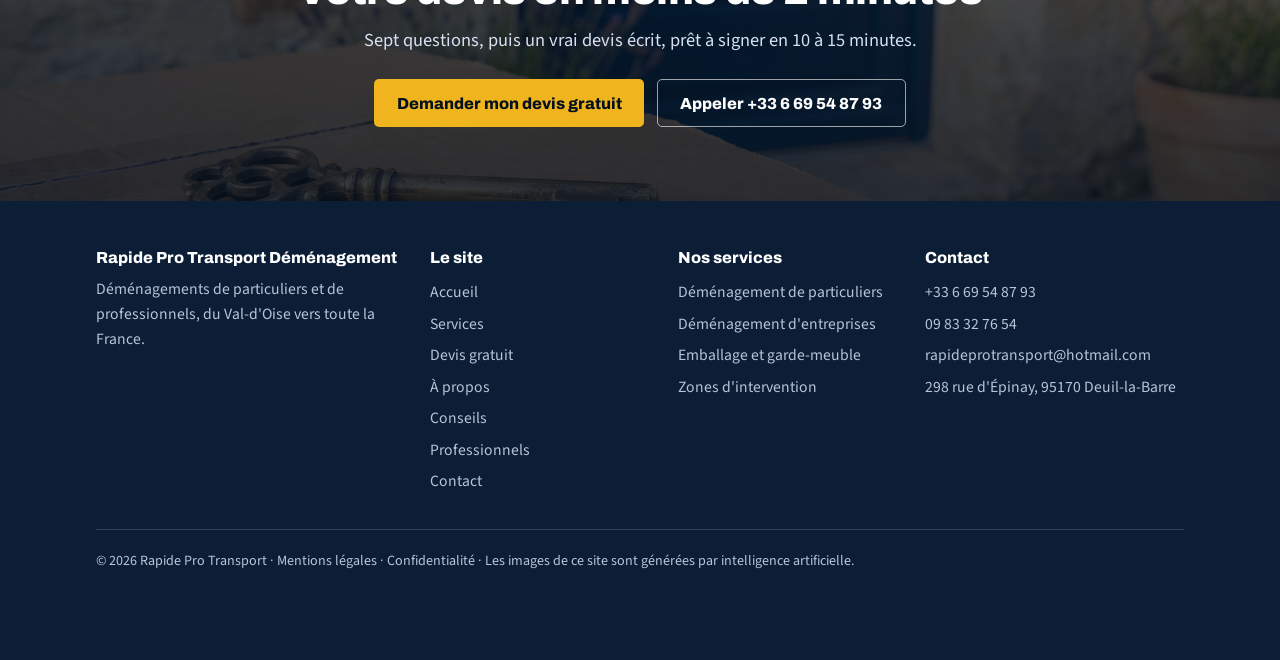
<file: zones.html>
<!doctype html>
<html lang="fr">
<head>
<meta charset="utf-8">
<meta name="viewport" content="width=device-width,initial-scale=1,viewport-fit=cover">
<title>Déménageur dans le Val-d'Oise (95) et en Île-de-France : zones d'intervention | Rapide Pro Transport</title>
<meta name="description" content="Rapide Pro Transport, déménageur basé à Deuil-la-Barre (95), intervient dans le Val-d'Oise, à Paris, en Île-de-France et partout en France.">
<meta name="theme-color" content="#06111F">
<meta name="robots" content="noindex, nofollow">
<link rel="canonical" href="https://tmohammedshaik.github.io/rapide-pro-demo-site/zones.html">
<link rel="icon" href="assets/img/icone.png">
<meta property="og:title" content="Déménageur dans le Val-d'Oise (95) et en Île-de-France : zones d'intervention | Rapide Pro Transport">
<meta property="og:description" content="Rapide Pro Transport, déménageur basé à Deuil-la-Barre (95), intervient dans le Val-d'Oise, à Paris, en Île-de-France et partout en France.">
<meta property="og:type" content="website">
<meta property="og:locale" content="fr_FR">
<meta property="og:url" content="https://tmohammedshaik.github.io/rapide-pro-demo-site/zones.html">
<meta property="og:image" content="https://tmohammedshaik.github.io/rapide-pro-demo-site/assets/img/paris.jpg">
<link rel="preload" href="assets/fonts/archivo-latin-800-italic.woff2" as="font" type="font/woff2" crossorigin>
<script>try{if(!matchMedia("(prefers-reduced-motion: reduce)").matches)document.documentElement.classList.add("js")}catch(e){}</script>
<link rel="stylesheet" href="assets/site.css?v=mvwltrag">

</head>
<body data-demo>
<a class="skip" href="#main">Aller au contenu</a>
<div class="bar-top"><div class="wrap"><span><a href="tel:+33669548793">+33 6 69 54 87 93</a> · <a href="tel:+33983327654" class="tel2">09 83 32 76 54</a><span class="mail"> · <a href="mailto:rapideprotransport@hotmail.com">rapideprotransport@hotmail.com</a></span></span><span class="zone">Version de démonstration, aucune demande envoyée</span></div></div>
<header class="top"><div class="wrap">
  <a class="logo" href="./" aria-label="Rapide Pro Transport Déménagement, accueil"><img src="assets/img/logo-clair.png" width="135" height="51" alt="Rapide Pro Transport Déménagement"></a>
  <button class="burger" aria-expanded="false" aria-controls="nav">Menu</button>
  <nav class="main" id="nav" aria-label="Navigation principale"><a href="./">Accueil</a><a href="services.html">Services</a><a href="devis.html">Devis gratuit</a><a href="a-propos.html">À propos</a><a href="conseils.html">Conseils</a><a href="collaborer.html">Professionnels</a><a href="contact.html">Contact</a></nav>
  <a class="btn sm" href="devis.html">Devis gratuit</a>
</div></header>
<main id="main">

<section class="pagehead"><div class="wrap"><span class="borne">Zones d'intervention</span><h1 style="margin-top:.6rem">Déménageur dans le <em>Val-d'Oise</em> et en Île-de-France.</h1><p class="lead" style="margin-top:1rem">Notre base est à Deuil-la-Barre. De là, nous partons vers les communes voisines, vers Paris, et vers le reste de la France.</p></div></section>
<section style="padding-top:1rem"><div class="wrap">
  <div class="split"><img src="assets/img/paris.jpg" width="1920" height="1072" alt="Camion Rapide Pro sur les quais de la Seine à Paris"><div>
    <span class="borne">Autour de notre base</span><h2>Val-d'Oise (95)</h2>
    <p class="lead">Deuil-la-Barre, Montmorency, Enghien-les-Bains, Saint-Gratien, Soisy-sous-Montmorency, Eaubonne, Sarcelles, Villiers-le-Bel, Argenteuil, Cergy, Pontoise et toutes les communes du département.</p>
    <p style="margin-top:1.2rem"><a class="btn" href="devis.html">Devis gratuit</a></p></div></div>
  <div class="split"><img src="assets/img/route.jpg" width="1920" height="1072" loading="lazy" alt="Camion Rapide Pro sur une route de montagne"><div>
    <span class="borne">Plus loin</span><h2>Paris, Île-de-France et toute la France</h2>
    <p class="lead">Paris et les Hauts-de-Seine, la Seine-Saint-Denis, les Yvelines, l'Essonne, la Seine-et-Marne, puis les déménagements longue distance vers toutes les régions.</p>
    <p style="margin-top:1.2rem"><a class="btn ghost" href="devis.html">Demander un prix pour votre trajet</a></p></div></div>
</div></section>
<section class="band-cta" style="background-image:linear-gradient(rgba(6,17,31,.72),rgba(6,17,31,.82)),url(assets/img/cle.jpg);background-size:cover;background-position:center"><div class="wrap"><h2>Votre devis en moins de 2 minutes</h2><p class="lead">Sept questions, puis un vrai devis écrit, prêt à signer en 10 à 15 minutes.</p><div class="cta-row" style="justify-content:center"><a class="btn" href="devis.html">Demander mon devis gratuit</a><a class="btn ghost" href="tel:+33669548793">Appeler +33 6 69 54 87 93</a></div></div></section>
</main>
<footer><div class="wrap">
  <div class="grid">
    <div><h4>Rapide Pro Transport Déménagement</h4><p>Déménagements de particuliers et de professionnels, du Val-d'Oise vers toute la France.</p></div>
    <div><h4>Le site</h4><ul><li><a href="./">Accueil</a></li><li><a href="services.html">Services</a></li><li><a href="devis.html">Devis gratuit</a></li><li><a href="a-propos.html">À propos</a></li><li><a href="conseils.html">Conseils</a></li><li><a href="collaborer.html">Professionnels</a></li><li><a href="contact.html">Contact</a></li></ul></div>
    <div><h4>Nos services</h4><ul><li><a href="services.html#particuliers">Déménagement de particuliers</a></li><li><a href="services.html#professionnels">Déménagement d'entreprises</a></li><li><a href="services.html#complementaires">Emballage et garde-meuble</a></li><li><a href="zones.html">Zones d'intervention</a></li></ul></div>
    <div><h4>Contact</h4><ul><li><a href="tel:+33669548793">+33 6 69 54 87 93</a></li><li><a href="tel:+33983327654">09 83 32 76 54</a></li><li><a href="mailto:rapideprotransport@hotmail.com">rapideprotransport@hotmail.com</a></li><li>298 rue d'Épinay, 95170 Deuil-la-Barre</li></ul></div>
  </div>
  <p class="legal">© 2026 Rapide Pro Transport · <a href="mentions-legales.html">Mentions légales</a> · <a href="confidentialite.html">Confidentialité</a> · Les images de ce site sont générées par intelligence artificielle.</p>
</div></footer>
<div class="sticky" id="sticky"><a class="btn" href="devis.html">Devis gratuit</a><a class="btn ghost" style="background:#fff" href="tel:+33669548793" aria-label="Appeler">Appeler</a></div>
<script src="assets/site.js?v=mvwltrag" defer></script>
</body>
</html>
</file>
<file: assets/site.css>
@font-face{font-family:"Archivo";font-weight:800;font-style:normal;font-display:swap;src:url(fonts/archivo-latin-800-normal.woff2) format("woff2")}
@font-face{font-family:"Archivo";font-weight:800;font-style:italic;font-display:swap;src:url(fonts/archivo-latin-800-italic.woff2) format("woff2")}
@font-face{font-family:"Source Sans 3";font-weight:400;font-style:normal;font-display:swap;src:url(fonts/source-sans-3-latin-400-normal.woff2) format("woff2")}
@font-face{font-family:"Source Sans 3";font-weight:600;font-style:normal;font-display:swap;src:url(fonts/source-sans-3-latin-600-normal.woff2) format("woff2")}
@font-face{font-family:"JetBrains Mono";font-weight:500;font-style:normal;font-display:swap;src:url(fonts/jetbrains-mono-latin-500-normal.woff2) format("woff2")}

:root{
  --canvas:#06111F;--panel:#0D1E33;--accent:#F0B51E;--accent-hover:#FFC93C;--blue:#1E4FA3;
  --text-primary:#F4F1EA;--text-secondary:#A8B4C4;--line:rgba(244,241,234,.14);--ok:#58c98a;
  --display:"Archivo",system-ui,sans-serif;--body:"Source Sans 3",system-ui,sans-serif;--mono:"JetBrains Mono",ui-monospace,monospace;
  --r:14px;--gut:clamp(1rem,4vw,2rem);
}
*{box-sizing:border-box;margin:0}
html{scroll-behavior:smooth;-webkit-text-size-adjust:100%}
body{background:var(--canvas);color:var(--text-primary);font:400 1.0625rem/1.6 var(--body);overflow-x:hidden}
img{max-width:100%;display:block}
a{color:inherit}
[hidden]{display:none!important}
.skip{position:absolute;left:-999px;top:0;background:var(--accent);color:#06111F;padding:.6rem 1rem;z-index:99}
.skip:focus{left:0}
:focus-visible{outline:3px solid var(--accent);outline-offset:3px}
.wrap{width:min(100% - 2*var(--gut),68rem);margin-inline:auto}
.wrap.narrow{width:min(100% - 2*var(--gut),46rem)}

.bar-top{background:#030A14;border-bottom:1px solid var(--line);font-size:.9rem}
.bar-top .wrap{display:flex;justify-content:space-between;gap:1rem;padding:.45rem 0;color:var(--text-secondary);flex-wrap:wrap}
.bar-top a{text-decoration:none;color:var(--text-primary);font-weight:600}
.bar-top .zone{display:none}
header.top{position:sticky;top:0;z-index:50;background:rgba(6,17,31,.94);backdrop-filter:blur(10px);border-bottom:1px solid var(--line)}
header.top .wrap{display:flex;align-items:center;justify-content:space-between;gap:1rem;min-height:4.2rem}
.logo img{height:3.4rem;width:auto;border-radius:6px}
nav.main{display:flex;gap:1.6rem;align-items:center}
nav.main a{text-decoration:none;font-weight:600;font-size:.98rem;color:var(--text-secondary);padding:.4rem 0;border-bottom:2px solid transparent}
nav.main a:hover,nav.main a[aria-current]{color:var(--text-primary);border-color:var(--accent)}
.burger{display:none;background:none;border:1px solid var(--line);color:var(--text-primary);border-radius:10px;padding:.55rem .8rem;font:600 .95rem var(--body);cursor:pointer}

.btn{display:inline-flex;align-items:center;justify-content:center;gap:.5rem;background:var(--accent);color:#06111F;border:0;border-radius:10px;padding:.85rem 1.4rem;font:800 1rem var(--display);text-decoration:none;cursor:pointer;min-height:3rem;transition:background .15s,transform .15s}
.btn:hover{background:var(--accent-hover);transform:translateY(-1px)}
.btn.ghost{background:transparent;color:var(--text-primary);border:1.5px solid var(--line)}
.btn.ghost:hover{border-color:var(--accent);background:rgba(240,181,30,.08)}
.btn.sm{padding:.6rem 1.1rem;min-height:2.6rem;font-size:.95rem}
.btn[disabled]{opacity:.6;cursor:wait}

.borne{font:500 .8rem var(--mono);letter-spacing:.14em;text-transform:uppercase;color:var(--accent)}
h1,h2,h3{font-family:var(--display);font-weight:800;line-height:1.08;letter-spacing:-.01em}
h1{font-size:clamp(2.1rem,6.4vw,3.8rem)}
h2{font-size:clamp(1.7rem,4.4vw,2.6rem);margin:.5rem 0 .8rem}
h3{font-size:1.25rem}
h1 em,h2 em{font-style:italic;color:var(--accent)}
.lead{color:var(--text-secondary);font-size:1.15rem;max-width:42rem}
section{padding:clamp(3rem,8vw,5.5rem) 0}
section.alt{background:var(--panel)}

.hero{padding:clamp(2rem,6vw,4.5rem) 0 clamp(2.5rem,6vw,4rem);background:radial-gradient(1000px 500px at 80% 0,rgba(30,79,163,.35),transparent 60%),var(--canvas)}
.hero .wrap{display:grid;gap:2rem;grid-template-columns:1.05fr .95fr;align-items:center}
.hero p.lead{margin:1.1rem 0 1.6rem}
.cta-row{display:flex;gap:.8rem;flex-wrap:wrap}
.hero figure{border-radius:var(--r);overflow:hidden;border:1px solid var(--line);box-shadow:0 30px 60px -30px #000}
.hero figure img{width:100%;aspect-ratio:16/11;object-fit:cover}
.ticks{display:flex;gap:.6rem 1.4rem;flex-wrap:wrap;margin-top:1.4rem;color:var(--text-secondary);font-size:.98rem;list-style:none;padding:0}
.ticks li::before{content:"✓ ";color:var(--ok);font-weight:700}
.cards{display:grid;gap:1.1rem;grid-template-columns:repeat(auto-fit,minmax(15rem,1fr));margin-top:2rem}
.card{background:var(--panel);border:1px solid var(--line);border-radius:var(--r);padding:1.4rem}
section.alt .card{background:var(--canvas)}
.card p{color:var(--text-secondary);margin-top:.5rem}
.card .borne{display:block;margin-bottom:.4rem}
.svc{display:grid;gap:1.1rem;grid-template-columns:repeat(auto-fit,minmax(16rem,1fr));margin-top:2rem}
.svc a{display:block;text-decoration:none;background:var(--panel);border:1px solid var(--line);border-radius:var(--r);overflow:hidden;transition:transform .2s,border-color .2s}
.svc a:hover{transform:translateY(-3px);border-color:var(--accent)}
.svc img{aspect-ratio:16/10;object-fit:cover;width:100%}
.svc div{padding:1.1rem 1.2rem 1.3rem}
.svc p{color:var(--text-secondary);font-size:.98rem;margin-top:.3rem}
.svc span.more{display:inline-block;margin-top:.7rem;color:var(--accent);font-weight:600}
.steps{list-style:none;padding:0;counter-reset:s;display:grid;gap:1rem;margin-top:2rem;grid-template-columns:repeat(auto-fit,minmax(14rem,1fr))}
.steps li{counter-increment:s;background:var(--panel);border:1px solid var(--line);border-radius:var(--r);padding:1.3rem 1.2rem}
section.alt .steps li{background:var(--canvas)}
.steps li::before{content:"0" counter(s);font:500 .85rem var(--mono);color:var(--accent);display:block;margin-bottom:.4rem}
.steps strong{display:block;font-family:var(--display);font-size:1.1rem}
.steps span{color:var(--text-secondary)}
.band-cta{background:linear-gradient(135deg,var(--blue),#0F2F66);text-align:center}
.band-cta .lead{margin:.5rem auto 1.5rem;color:#d7e1f1}
details{border-bottom:1px solid var(--line);padding:1rem 0}
summary{cursor:pointer;font-weight:600;font-size:1.1rem}
details p{color:var(--text-secondary);margin-top:.6rem}

.pagehead{padding:clamp(2.2rem,6vw,4rem) 0 1.5rem;background:radial-gradient(900px 400px at 85% 0,rgba(30,79,163,.35),transparent 60%),var(--canvas)}
.split{display:grid;gap:2rem;grid-template-columns:1fr 1fr;align-items:center;padding:clamp(1.6rem,4vw,2.6rem) 0}
.split+.split{border-top:1px solid var(--line)}
.split img{border-radius:var(--r);border:1px solid var(--line);width:100%;aspect-ratio:16/10;object-fit:cover}
.split:nth-child(even) img{order:2}
.list{list-style:none;padding:0;margin:1rem 0 1.4rem}
.list li{padding:.3rem 0 .3rem 1.6rem;position:relative;color:var(--text-secondary)}
.list li::before{content:"✓";position:absolute;left:0;color:var(--ok);font-weight:700}
.facts{display:grid;margin-top:1.4rem;background:var(--panel);border:1px solid var(--line);border-radius:var(--r);overflow:hidden}
.facts div{display:grid;grid-template-columns:11rem 1fr;gap:1rem;padding:.8rem 1.1rem}
.facts div+div{border-top:1px solid var(--line)}
dt{color:var(--text-secondary)}dd{margin:0;font-weight:600}

.devis-grid{display:grid;gap:1.6rem;grid-template-columns:1.5fr 1fr;align-items:start}
.formcard{background:var(--panel);border:1px solid var(--line);border-radius:var(--r);padding:clamp(1.2rem,4vw,2rem)}
.side{display:grid;gap:1rem}
.side .card h3{margin-bottom:.6rem}
fieldset{border:0;padding:0;min-width:0}
.formcard.steps-on fieldset.step{display:none}
.formcard.steps-on fieldset.step.on{display:block}
legend{font:800 1.5rem/1.15 var(--display);margin-bottom:1.1rem;padding:0}
.field{margin-bottom:1rem}
label,.lab{display:block;font-weight:600;margin-bottom:.35rem;font-size:.98rem}
input[type=text],input[type=tel],input[type=email],input[type=number],input[type=date],select,textarea{width:100%;background:#071426;color:var(--text-primary);border:1.5px solid var(--line);border-radius:10px;padding:.8rem .9rem;font:400 1.05rem var(--body);min-height:3rem}
textarea{min-height:6rem}
input:focus,select:focus,textarea:focus{border-color:var(--accent);outline:none}
small{color:var(--text-secondary);font-size:.9rem}
.row2{display:grid;gap:1rem;grid-template-columns:1fr 1fr}
.choices{display:grid;gap:.7rem;grid-template-columns:repeat(auto-fit,minmax(10rem,1fr))}
.choice{margin:0;cursor:pointer;position:relative}
.choice input{position:absolute;opacity:0;pointer-events:none}
.choice span{display:block;text-align:center;padding:.9rem 1rem;border:1.5px solid var(--line);border-radius:10px;font-weight:600;background:#071426;min-height:3rem}
.choice input:checked+span{border-color:var(--accent);background:rgba(240,181,30,.14)}
.choice input:focus-visible+span{outline:3px solid var(--accent);outline-offset:2px}
.check{display:flex;gap:.7rem;align-items:flex-start;font-weight:400;color:var(--text-secondary);font-size:.95rem}
.check input{margin-top:.3rem;width:1.15rem;height:1.15rem;accent-color:var(--accent);flex:none}
.items{display:flex;flex-wrap:wrap;gap:.5rem;margin-top:.6rem}
.items button{background:#071426;color:var(--text-primary);border:1.5px solid var(--line);border-radius:999px;padding:.55rem 1rem;font:600 .95rem var(--body);cursor:pointer;min-height:2.6rem}
.items button:hover{border-color:var(--accent)}
.truck{margin-top:.8rem}
.truck .box{height:1.1rem;border-radius:6px;background:#071426;border:1.5px solid var(--line);overflow:hidden}
.truck .box i{display:block;height:100%;width:calc(var(--fill,0)*100%);background:var(--accent);transition:width .3s}
.truck .meta{font:500 .78rem var(--mono);color:var(--text-secondary);margin-top:.35rem;letter-spacing:.08em}
.progress{display:flex;justify-content:space-between;align-items:center;gap:1rem;margin-bottom:1.3rem;font:500 .78rem var(--mono);letter-spacing:.1em;color:var(--text-secondary)}
.progress .barx{flex:1;height:5px;background:#071426;border-radius:9px;overflow:hidden}
.progress .barx i{display:block;height:100%;background:var(--accent);width:calc(var(--step,1)/7*100%);transition:width .3s}
.actions{display:flex;justify-content:space-between;gap:.8rem;margin-top:1.4rem}
.err{color:#ff8f8f;min-height:1.2rem;margin-top:.6rem;font-weight:600}
.ok{display:none;text-align:center;padding:1.5rem 0}
.ok.on{display:block}
.ok h3{color:var(--ok);margin-bottom:.5rem}
.hp{position:absolute;left:-9999px}

footer{background:#030A14;border-top:1px solid var(--line);padding:3rem 0 5.5rem;color:var(--text-secondary);font-size:.98rem}
footer .grid{display:grid;gap:2rem;grid-template-columns:1.4fr 1fr 1fr 1.2fr}
footer h4{font:800 1rem var(--display);color:var(--text-primary);margin-bottom:.7rem}
footer ul{list-style:none;padding:0}
footer li{padding:.2rem 0}
footer a{text-decoration:none}
footer a:hover{color:var(--accent)}
footer .legal{margin-top:2rem;padding-top:1.2rem;border-top:1px solid var(--line);font-size:.88rem}
.sticky{position:fixed;left:var(--gut);right:var(--gut);bottom:max(.8rem,env(safe-area-inset-bottom));z-index:60;display:none;gap:.6rem}
.sticky .btn{flex:1;box-shadow:0 10px 30px -8px #000}

@media (max-width:860px){
  .hero .wrap,.split,.devis-grid{grid-template-columns:1fr}
  .split:nth-child(even) img{order:0}
  footer .grid{grid-template-columns:1fr 1fr}
  .burger{display:block}
  nav.main{display:none;position:absolute;left:0;right:0;top:100%;background:var(--canvas);flex-direction:column;align-items:stretch;gap:0;padding:.5rem var(--gut) 1rem;border-bottom:1px solid var(--line)}
  nav.main.open{display:flex}
  nav.main a{padding:.9rem 0;border-bottom:1px solid var(--line);font-size:1.05rem}
  header.top .btn.sm{display:none}
  .sticky{display:flex}
}
@media (max-width:560px){
  .row2{grid-template-columns:1fr}
  .facts div{grid-template-columns:1fr;gap:.1rem}
  footer .grid{grid-template-columns:1fr}
  .bar-top .mail{display:none}
}
@media (min-width:861px){.bar-top .zone{display:inline}}
@media (prefers-reduced-motion:reduce){*{transition:none!important;scroll-behavior:auto!important}}

/* ouverture au défilement : environ 7 secondes de scroll, puis le site */
.intro{position:relative;background:var(--canvas);padding:0}
.intro-stage{position:relative;min-height:min(44rem,calc(100svh - 4.3rem));overflow:hidden;isolation:isolate}
.js .intro{height:280vh}
.js .intro-stage{position:sticky;top:4.3rem;height:calc(100svh - 4.3rem);min-height:0}
.scene{position:absolute;inset:0;opacity:0;z-index:0}
.scene.on{opacity:1}
.scene img{width:100%;height:100%;object-fit:cover;transform:scale(var(--z,1));transform-origin:60% 55%;will-change:transform}
.shade{position:absolute;inset:0;z-index:1;background:linear-gradient(90deg,rgba(6,17,31,.9) 0%,rgba(6,17,31,.55) 42%,rgba(6,17,31,0) 75%),linear-gradient(0deg,rgba(6,17,31,.75),rgba(6,17,31,0) 40%)}
.intro-copy{position:absolute;inset:0;z-index:2;display:flex;flex-direction:column;justify-content:center;gap:.9rem;margin-inline:auto}
.intro-copy>*{max-width:34rem;flex:none}
.intro-copy .lead{color:#d6dde8;font-size:1.1rem}
.intro-copy .cta-row{margin-top:.2rem}
.cap{position:relative;height:1.6rem;font:italic 800 1.2rem/1.3 var(--display);color:var(--accent)}
.cap .c{position:absolute;left:0;top:0;opacity:0;transition:opacity .35s;white-space:nowrap}
.cap .c.on{opacity:1}
.cue{position:absolute;z-index:2;left:50%;bottom:1rem;transform:translateX(-50%);font:500 .75rem var(--mono);letter-spacing:.16em;text-transform:uppercase;color:#fff;display:none}
.js .cue{display:block}
.cue::after{content:"";display:block;width:1px;height:1.6rem;background:var(--accent);margin:.4rem auto 0;animation:cue 1.6s ease-in-out infinite}
@keyframes cue{0%,100%{transform:scaleY(.3);transform-origin:top}50%{transform:scaleY(1);transform-origin:top}}
@media (max-aspect-ratio:1/1){
  .shade{background:linear-gradient(0deg,rgba(6,17,31,.95) 0%,rgba(6,17,31,.82) 38%,rgba(6,17,31,.15) 70%,rgba(6,17,31,0) 100%)}
  .intro-copy{justify-content:flex-end;padding-bottom:4.6rem;gap:.7rem}
  .intro-copy .ticks{display:none}
  .intro-copy .lead{font-size:1rem}
  .cap{font-size:1.05rem}
  .cap .c{white-space:normal}
  .cap{height:2.8rem}
}
@media (max-height:560px){.intro-copy .lead,.intro-copy .ticks{display:none}.cue{display:none!important}}

/* thème clair : fond blanc cassé, le bleu nuit ne reste que sur le pied de page et sur les photos */
:root{--canvas:#F6F8FC;--panel:#FFFFFF;--text-primary:#0B1B2E;--text-secondary:#47566D;--line:rgba(11,27,46,.13);--ok:#1B8F52;--gold-ink:#946400;--navy:#0B1E36;--tint:#EAF0F8}
body{background:var(--canvas)}
.bar-top{background:var(--tint);border-bottom:1px solid var(--line)}
.bar-top .wrap{color:var(--text-secondary)}
.bar-top a{color:var(--text-primary)}
header.top{background:rgba(255,255,255,.95);border-bottom:1px solid var(--line)}
.logo img{border-radius:0;height:3.2rem}
nav.main a:hover,nav.main a[aria-current]{color:var(--text-primary)}
.burger{background:#fff}
.borne{color:var(--gold-ink)}
h1 em,h2 em{color:var(--gold-ink)}
.svc span.more{color:var(--gold-ink)}
section.alt{background:var(--tint)}
.card,.svc a,.steps li,.formcard,.facts{background:#fff;box-shadow:0 1px 2px rgba(11,27,46,.04),0 10px 24px -16px rgba(11,27,46,.25)}
section.alt .card,section.alt .steps li{background:#fff}
.pagehead{background:radial-gradient(900px 400px at 85% 0,rgba(30,79,163,.10),transparent 60%),var(--canvas)}
.hero{background:var(--canvas)}
.btn.ghost{background:#fff;color:var(--text-primary);border:1.5px solid rgba(11,27,46,.25)}
.btn.ghost:hover{border-color:var(--gold-ink);background:#FFF8E6}
input[type=text],input[type=tel],input[type=email],input[type=number],input[type=date],select,textarea,.choice span,.items button{background:#fff;color:var(--text-primary)}
.truck .box,.progress .barx{background:#E4EAF3}
.err{color:#C62828}
/* sur les photos : texte clair */
.intro{color:#F4F1EA}
.intro-copy .borne,.intro h1 em,.cap{color:var(--accent)}
.intro .btn.ghost{background:rgba(6,17,31,.35);color:#fff;border-color:rgba(255,255,255,.55)}
.intro .btn.ghost:hover{background:rgba(6,17,31,.6);border-color:var(--accent)}
.intro .ticks{color:#E3E9F2}
.shade{background:linear-gradient(90deg,rgba(6,17,31,.82) 0%,rgba(6,17,31,.45) 42%,rgba(6,17,31,0) 75%),linear-gradient(0deg,rgba(6,17,31,.6),rgba(6,17,31,0) 40%)}
@media (max-aspect-ratio:1/1){.shade{background:linear-gradient(0deg,rgba(6,17,31,.9) 0%,rgba(6,17,31,.72) 40%,rgba(6,17,31,.12) 70%,rgba(6,17,31,0) 100%)}}
.band-cta{color:#fff}
.band-cta h2{color:#fff}
.band-cta .btn.ghost{background:transparent;color:#fff;border-color:rgba(255,255,255,.6)}
.band-cta .btn.ghost:hover{background:rgba(255,255,255,.12);border-color:#fff}
footer{background:var(--navy);color:#B9C4D6;border-top:0}
footer h4{color:#fff}
footer a:hover{color:var(--accent)}
footer .legal{border-top-color:rgba(255,255,255,.15)}
.sticky .btn.ghost{background:#fff!important}

.svc img,.split img{height:auto}

/* fond du site en blanc pur : les cartes passent en gris-bleu très clair pour rester visibles */
:root{--canvas:#FFFFFF;--soft:#F3F6FB;--tint:#F3F6FB}
body{background:#fff}
.bar-top{background:var(--soft)}
header.top{background:rgba(255,255,255,.96)}
.pagehead,.hero{background:radial-gradient(900px 400px at 85% 0,rgba(30,79,163,.06),transparent 60%),#fff}
.card,.svc a,.steps li,.formcard,.facts{background:var(--soft);border:1px solid rgba(11,27,46,.10);box-shadow:none}
section.alt{background:var(--soft)}
section.alt .card,section.alt .steps li{background:#fff}
.formcard input[type=text],.formcard input[type=tel],.formcard input[type=email],.formcard input[type=number],.formcard input[type=date],.formcard select,.formcard textarea,.formcard .choice span,.formcard .items button{background:#fff}
.btn.ghost,.burger,.sticky .btn.ghost{background:#fff!important}
.intro .btn.ghost{background:rgba(6,17,31,.35)!important}
.band-cta .btn.ghost{background:transparent!important}

/* look « service » plutôt que « boutique » : coins nets, pas d'ombres, cartes de services en grandes tuiles photo. Mise en page et textes inchangés. */
:root{--r:5px}
.btn,.burger,input[type=text],input[type=tel],input[type=email],input[type=number],input[type=date],select,textarea,.choice span,.items button{border-radius:5px}
.btn{box-shadow:none;transition:background .15s}
.btn:hover{transform:none}
.card,.steps li,.formcard,.facts,.split img,.hero figure{border-radius:5px}
.card{border-left:3px solid var(--accent)}
.steps li{border-left:3px solid var(--accent)}
.borne{letter-spacing:.1em}
.borne::before{content:"";display:inline-block;width:1.6rem;height:2px;background:var(--accent);margin-right:.6rem;vertical-align:middle}
.intro-copy .borne::before{display:none}
.card .borne::before,.steps li::before{display:none}
.svc a{position:relative;display:block;background:#0B1E36;border:0;border-radius:5px;color:#fff;transition:none}
.svc a:hover{transform:none}
.svc img{aspect-ratio:4/5;object-fit:cover;width:100%;height:auto;opacity:.92}
.svc div{position:absolute;left:0;right:0;bottom:0;padding:3rem 1.2rem 1.2rem;background:linear-gradient(0deg,rgba(6,17,31,.94) 0%,rgba(6,17,31,.7) 55%,rgba(6,17,31,0) 100%)}
.svc h3{color:#fff}
.svc p{color:#D6DDE8}
.svc span.more{color:var(--accent);text-decoration:underline;text-underline-offset:3px}
.split img{aspect-ratio:4/3}
.sticky{left:0;right:0;bottom:0;padding:.6rem var(--gut) max(.6rem,env(safe-area-inset-bottom));background:#fff;border-top:1px solid var(--line);gap:.6rem}
.sticky .btn{box-shadow:none}
section{padding:clamp(2.6rem,7vw,4.6rem) 0}
@media (max-width:860px){.svc img{aspect-ratio:4/3}}
</file>
